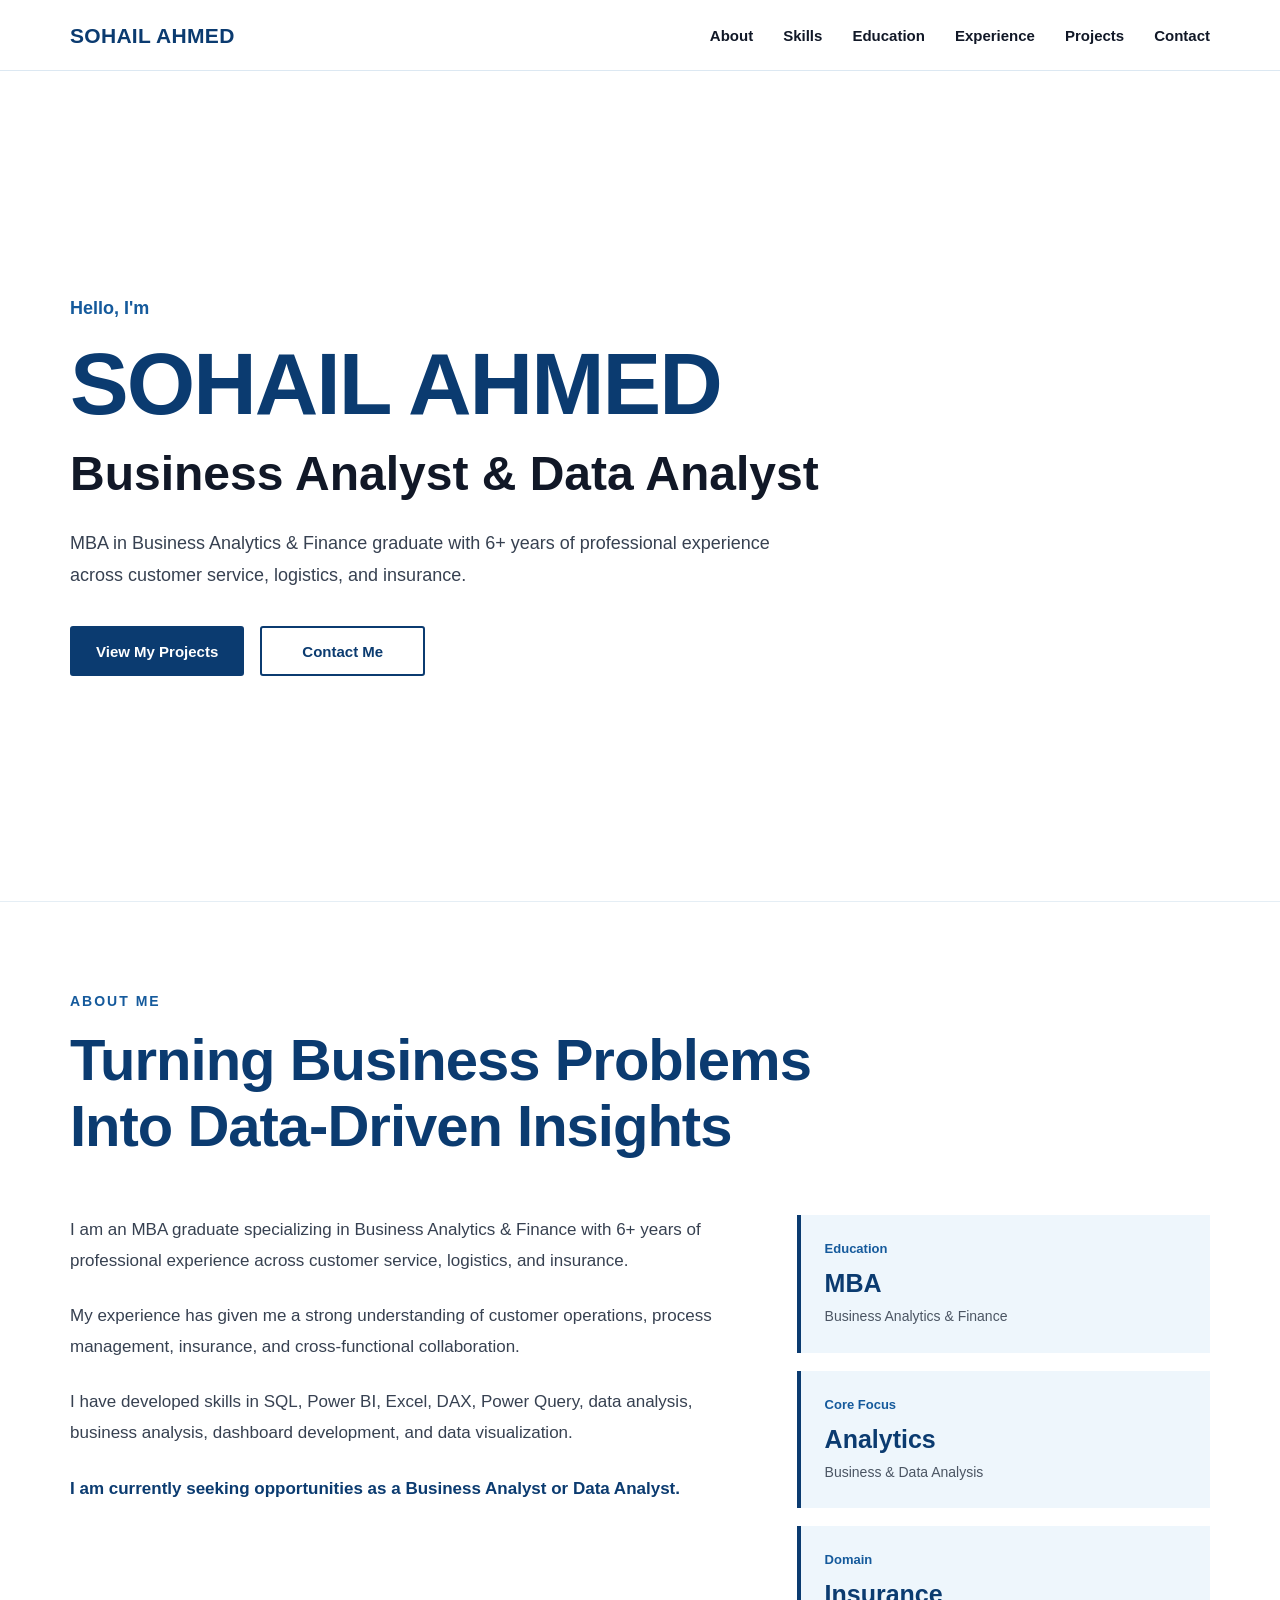
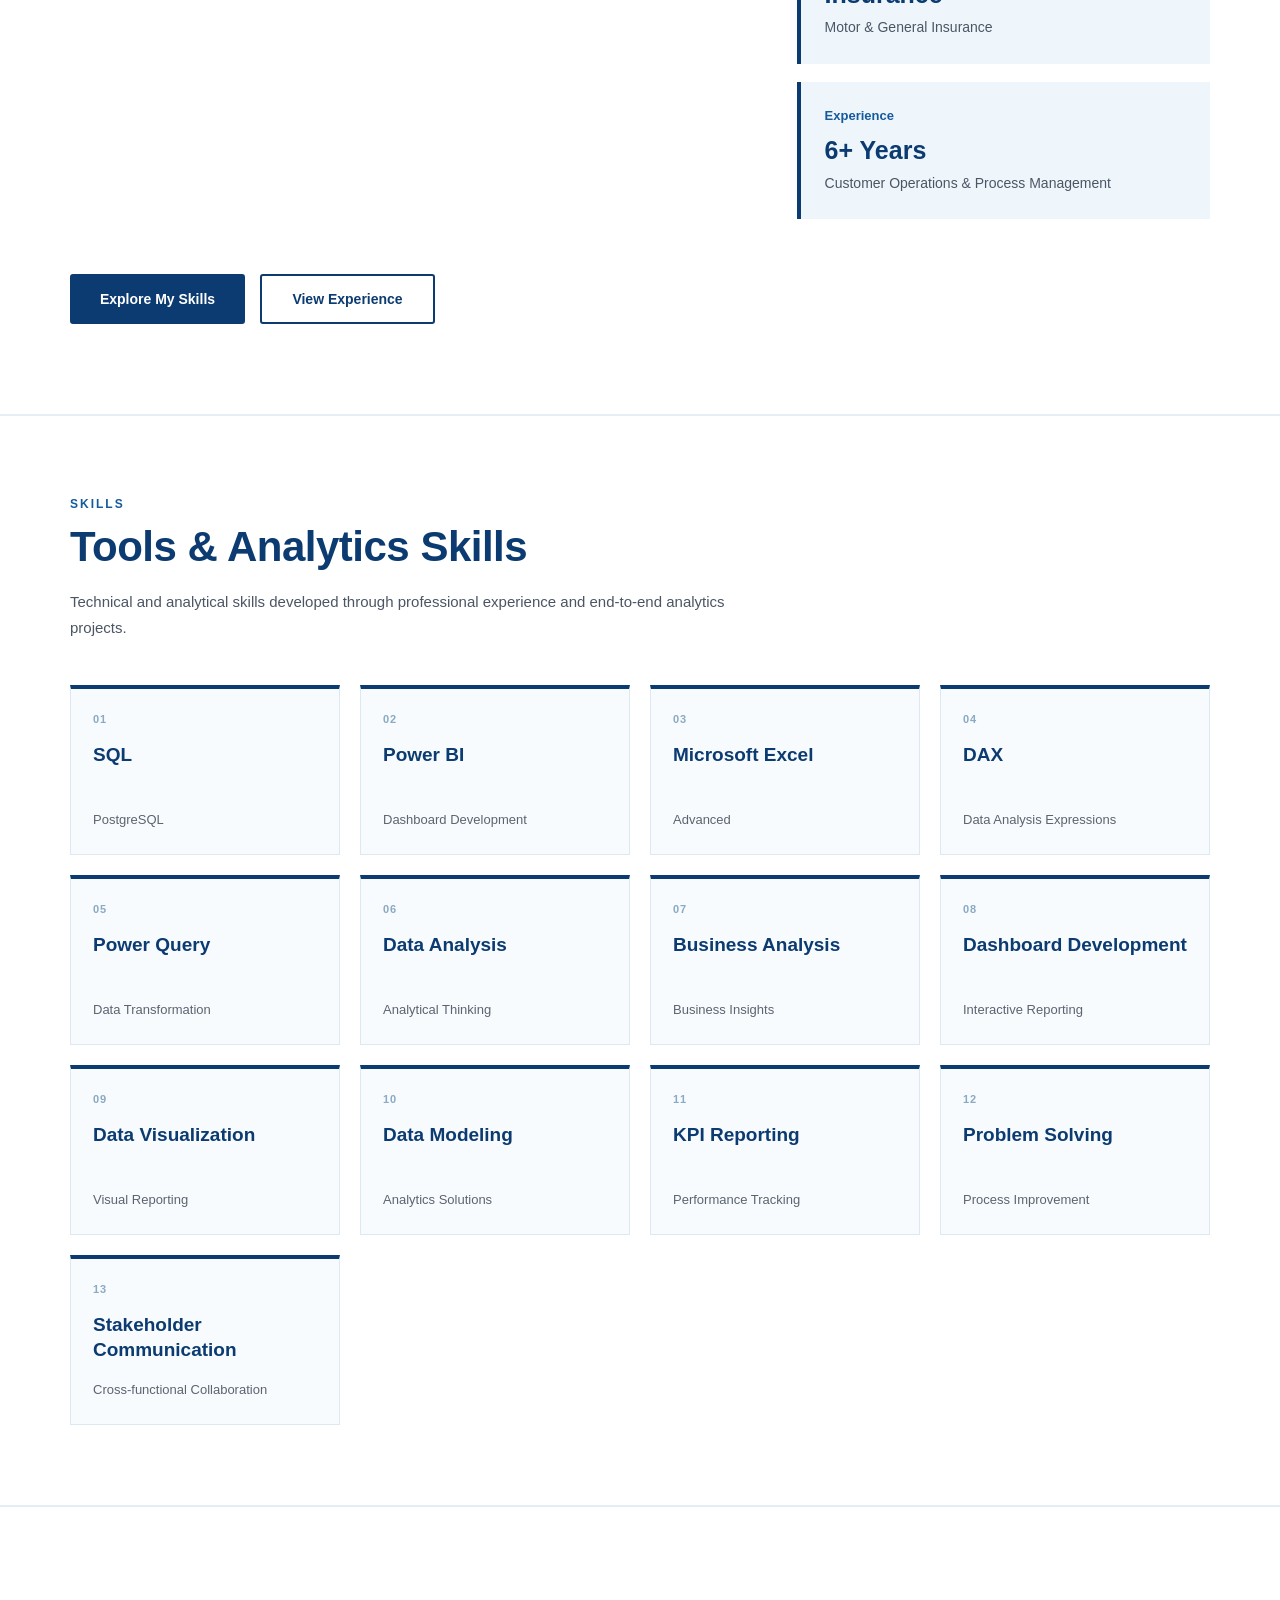
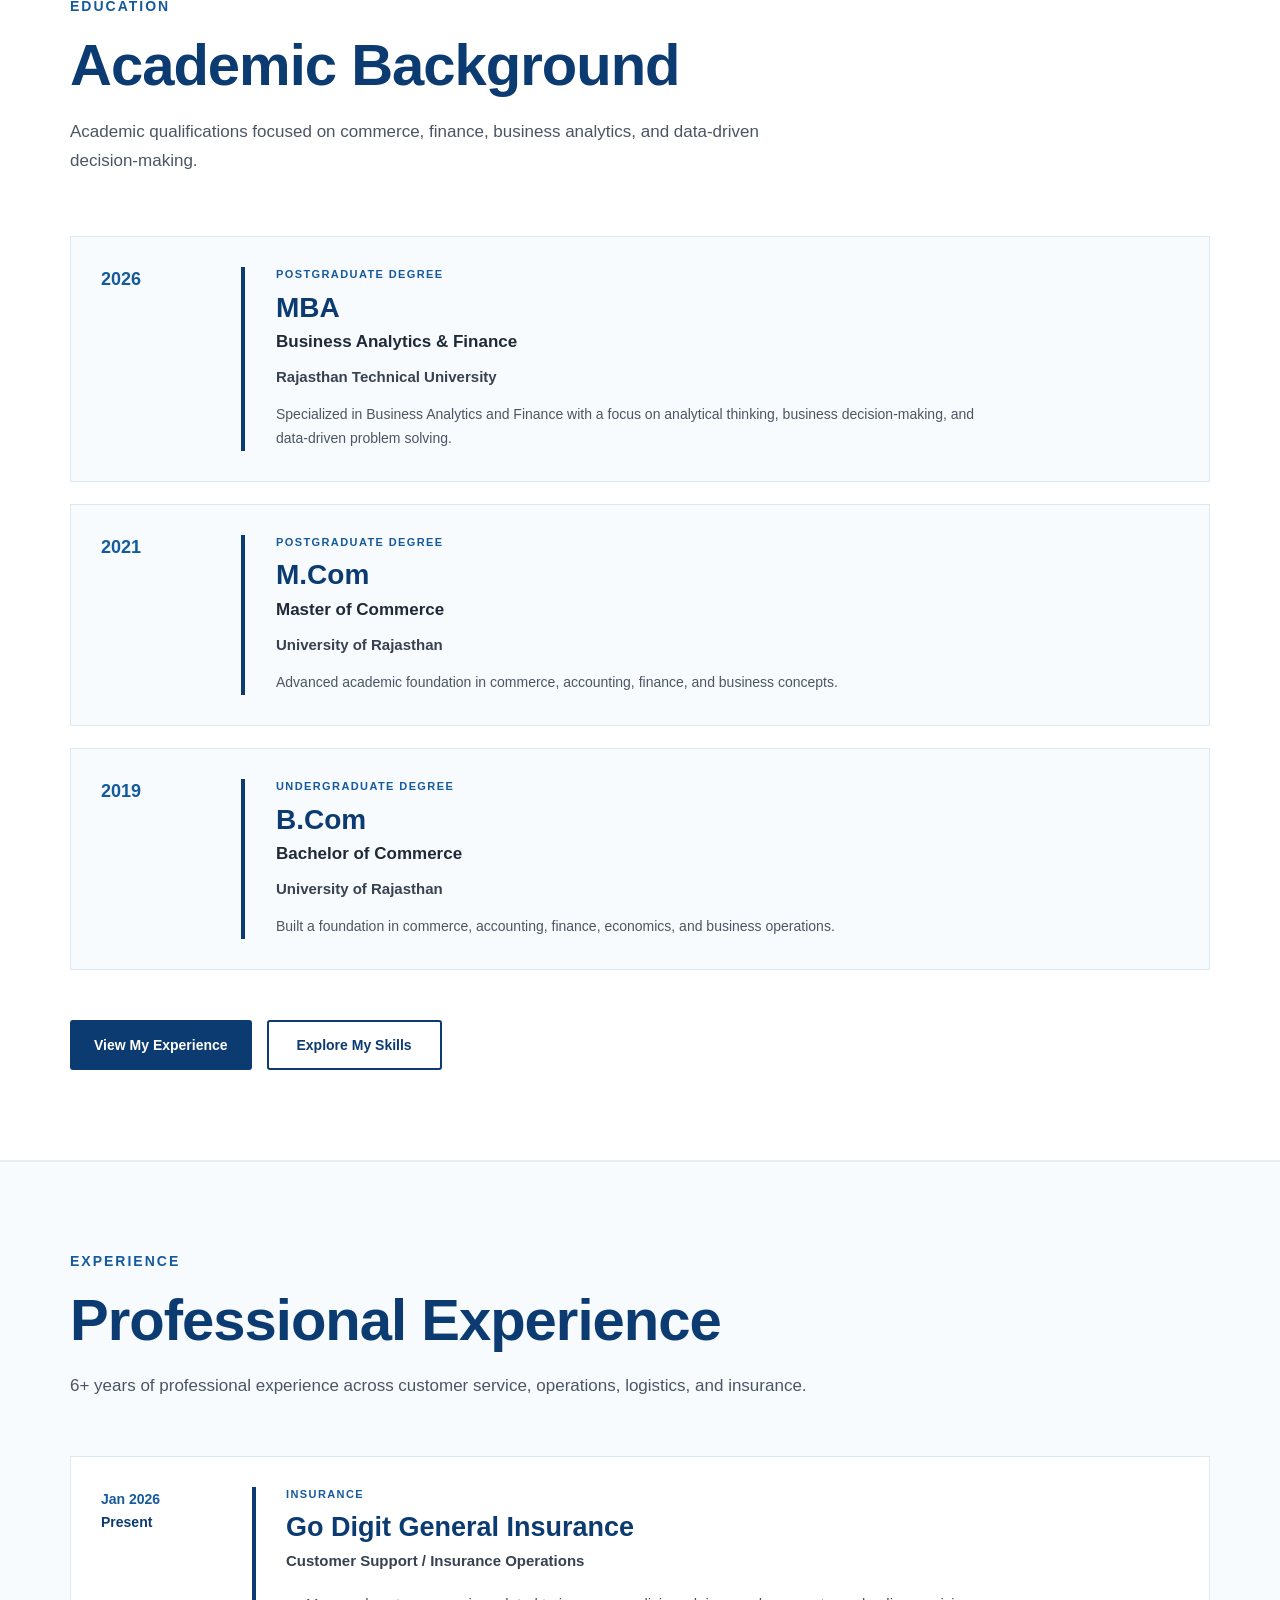
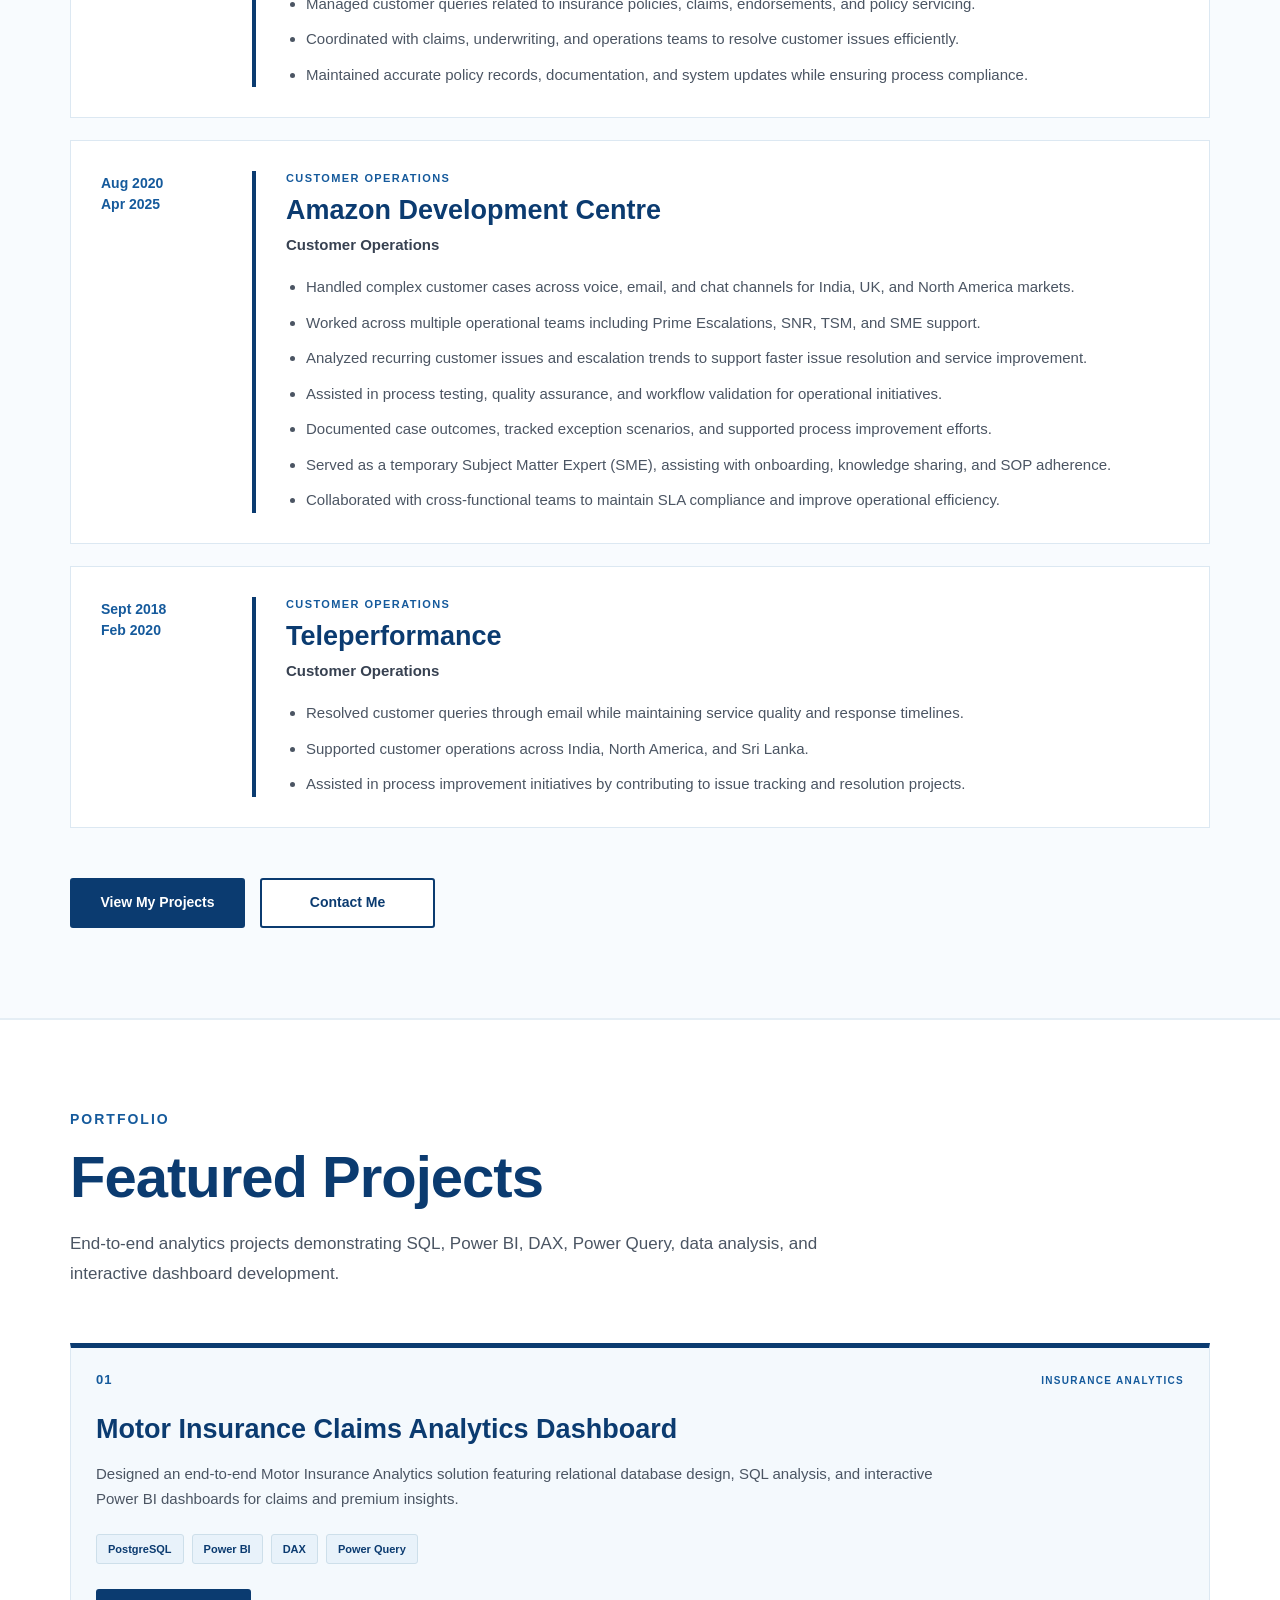
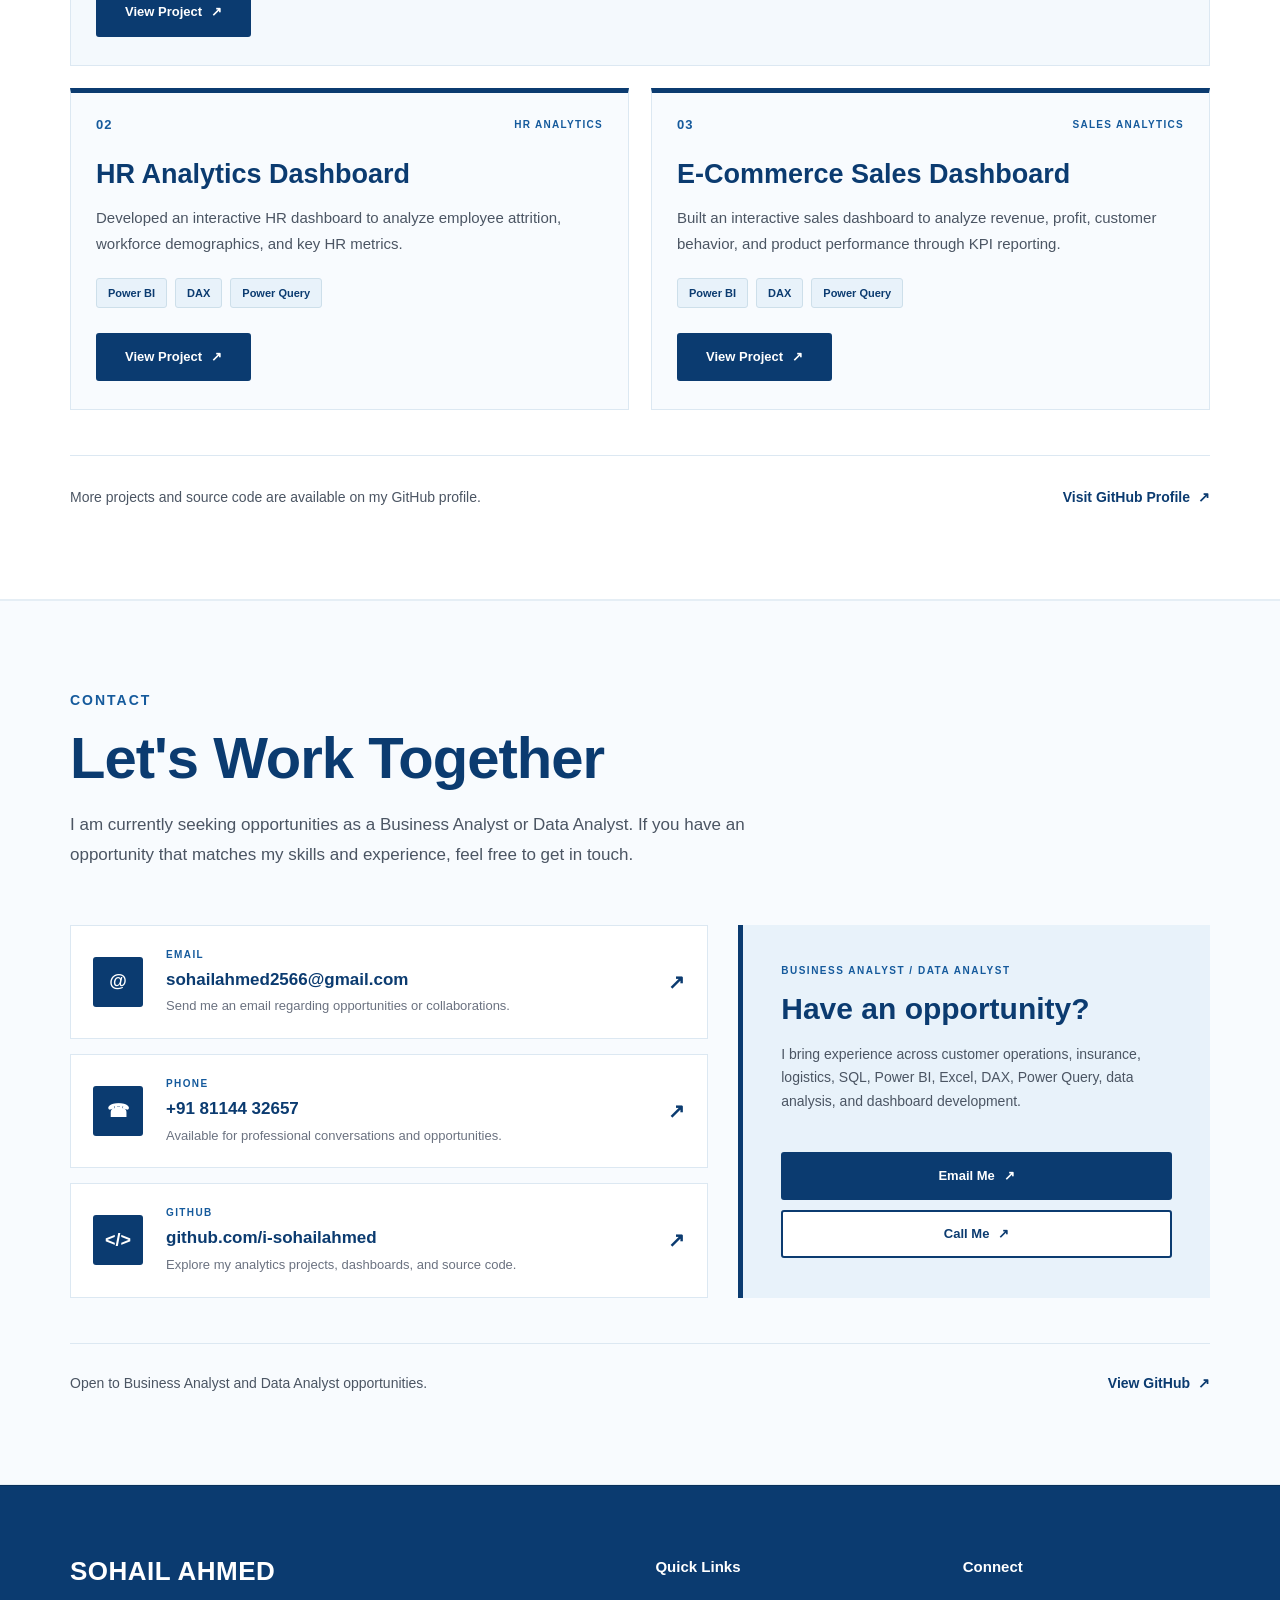
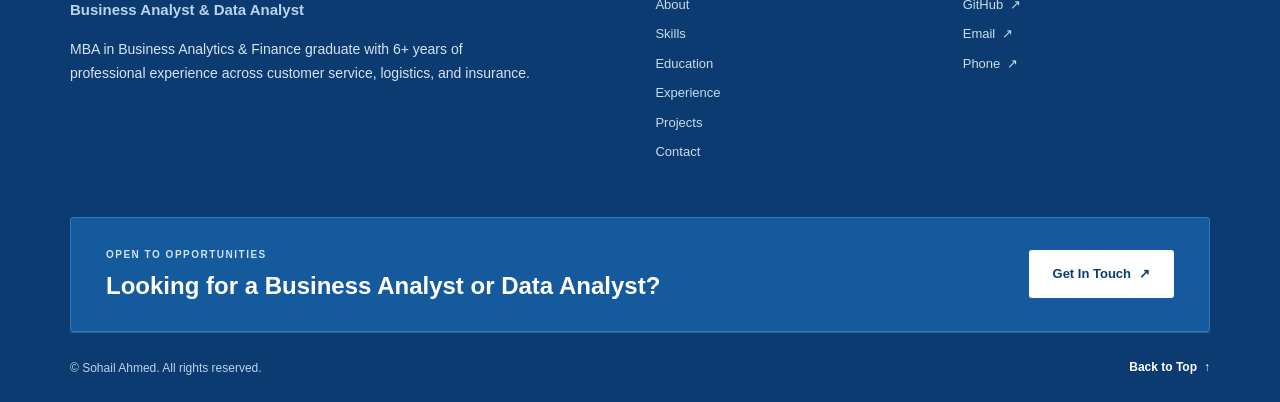
<file: index.html>
<!DOCTYPE html>
<html lang="en">

<head>

    <!-- =====================================================
         BASIC PAGE SETTINGS
         ===================================================== -->

    <meta charset="UTF-8">

    <meta
        name="viewport"
        content="width=device-width, initial-scale=1.0"
    >

    <meta
        name="description"
        content="Sohail Ahmed - Business Analyst and Data Analyst Portfolio"
    >

    <meta
        name="author"
        content="Sohail Ahmed"
    >

    <meta
        name="theme-color"
        content="#0b3b70"
    >

    <title>
        Sohail Ahmed | Business Analyst & Data Analyst
    </title>


    <!-- =====================================================
         SECTION CSS FILES
         ===================================================== -->

    <link rel="stylesheet" href="css/main.css">

    <link rel="stylesheet" href="css/navbar.css">

    <link rel="stylesheet" href="css/hero.css">

    <link rel="stylesheet" href="css/about.css">

    <link rel="stylesheet" href="css/skills.css">

    <link rel="stylesheet" href="css/education.css">

    <link rel="stylesheet" href="css/experience.css">

    <link rel="stylesheet" href="css/projects.css">

    <link rel="stylesheet" href="css/contact.css">

    <link rel="stylesheet" href="css/footer.css">

</head>


<body>

    <!-- =====================================================
         WEBSITE ROOT

         JavaScript will load:

         navbar.html
         hero.html
         about.html
         skills.html
         education.html
         experience.html
         projects.html
         contact.html
         footer.html

         into this element.
         ===================================================== -->

    <main id="page">

        <!-- Loading message shown briefly while sections load -->

        <div id="loading-screen">

            <p>Loading portfolio...</p>

        </div>

    </main>


    <!-- =====================================================
         MAIN JAVASCRIPT
         ===================================================== -->

    <script
        src="js/main.js"
        defer
    ></script>

</body>

</html>
</file>
<file: css/main.css>
/* =========================================================
   MAIN WEBSITE FOUNDATION
   Sohail Ahmed Portfolio
   ========================================================= */


/* =========================================================
   RESET
   ========================================================= */

* {
    margin: 0;
    padding: 0;
    box-sizing: border-box;
}


/* =========================================================
   HTML
   ========================================================= */

html {
    width: 100%;
    min-height: 100%;

    scroll-behavior: smooth;

    scroll-padding-top: 80px;

    overflow-x: hidden;
}


/* =========================================================
   BODY
   ========================================================= */

body {
    width: 100%;
    min-height: 100vh;

    font-family:
        Arial,
        Helvetica,
        sans-serif;

    background: #ffffff;

    color: #1f2937;

    line-height: 1.6;

    overflow-x: hidden;

    -webkit-font-smoothing: antialiased;

    text-rendering: optimizeLegibility;
}


/* =========================================================
   ROOT PAGE
   ========================================================= */

#page {
    width: 100%;
    min-height: 100vh;

    margin: 0;
    padding: 0;

    overflow-x: hidden;
}


/* =========================================================
   LOADING SCREEN
   ========================================================= */

#loading-screen {
    width: 100%;
    min-height: 100vh;

    display: flex;

    align-items: center;

    justify-content: center;

    padding: 40px;

    background: #ffffff;

    color: #0b3b70;

    text-align: center;
}

#loading-screen p {
    font-size: 18px;

    font-weight: 600;
}


/* =========================================================
   IMAGES
   ========================================================= */

img {
    display: block;

    max-width: 100%;

    height: auto;
}


/* =========================================================
   LINKS
   ========================================================= */

a {
    color: inherit;

    text-decoration: none;
}


/* =========================================================
   BUTTONS
   ========================================================= */

button,
a {
    -webkit-tap-highlight-color: transparent;
}


/* =========================================================
   BUTTON BASE
   ========================================================= */

button {
    font-family: inherit;
}


/* =========================================================
   SECTIONS
   ========================================================= */

section {
    width: 100%;

    position: relative;
}


/* =========================================================
   COMMON CONTAINER
   ========================================================= */

.container {
    width: 100%;

    max-width: 1200px;

    margin-left: auto;
    margin-right: auto;

    padding-left: 30px;
    padding-right: 30px;
}


/* =========================================================
   COMMON SECTION HEADING
   ========================================================= */

.section-heading {
    width: 100%;

    margin-bottom: 50px;
}

.section-label {
    margin-bottom: 10px;

    color: #155a9c;

    font-size: 13px;

    font-weight: 700;

    letter-spacing: 2px;

    text-transform: uppercase;
}

.section-heading h2 {
    color: #0b3b70;

    font-size: 42px;

    line-height: 1.2;

    font-weight: 700;
}


/* =========================================================
   COMMON BUTTON SYSTEM
   ========================================================= */

.btn {
    display: inline-flex;

    align-items: center;

    justify-content: center;

    min-height: 50px;

    padding: 0 25px;

    border-radius: 3px;

    border: 2px solid transparent;

    font-size: 15px;

    font-weight: 700;

    line-height: 1;

    cursor: pointer;

    transition:
        background-color 0.2s ease,
        color 0.2s ease,
        border-color 0.2s ease,
        transform 0.2s ease;
}

.btn:hover {
    transform: translateY(-2px);
}

.btn:active {
    transform: translateY(0);
}


/* Primary button */

.btn-primary {
    background: #0b3b70;

    color: #ffffff;

    border-color: #0b3b70;
}

.btn-primary:hover {
    background: #082d55;

    border-color: #082d55;

    color: #ffffff;
}


/* Secondary button */

.btn-secondary {
    background: #ffffff;

    color: #0b3b70;

    border-color: #0b3b70;
}

.btn-secondary:hover {
    background: #0b3b70;

    color: #ffffff;
}


/* =========================================================
   FOCUS ACCESSIBILITY
   ========================================================= */

a:focus-visible,
button:focus-visible {
    outline: 3px solid #7db4e6;

    outline-offset: 3px;
}


/* =========================================================
   PREVENT HORIZONTAL OVERFLOW
   ========================================================= */

html,
body,
#page {
    max-width: 100%;
}


/* =========================================================
   TABLETS
   ========================================================= */

@media (max-width: 900px) {

    .container {
        padding-left: 25px;

        padding-right: 25px;
    }

    .section-heading h2 {
        font-size: 36px;
    }

}


/* =========================================================
   PHONES
   ========================================================= */

@media (max-width: 768px) {

    html {
        scroll-padding-top: 70px;
    }


    body {
        font-size: 15px;
    }


    .container {
        width: 100%;

        padding-left: 20px;

        padding-right: 20px;
    }


    .section-heading {
        margin-bottom: 35px;
    }


    .section-label {
        font-size: 11px;

        letter-spacing: 1.5px;
    }


    .section-heading h2 {
        font-size: 30px;

        line-height: 1.25;
    }


    .btn {
        min-height: 48px;

        padding-left: 18px;

        padding-right: 18px;

        font-size: 14px;
    }

}


/* =========================================================
   SMALL PHONES
   ========================================================= */

@media (max-width: 480px) {

    .container {
        padding-left: 16px;

        padding-right: 16px;
    }


    .section-heading h2 {
        font-size: 28px;
    }


    .btn {
        width: 100%;
    }

}


/* =========================================================
   VERY SMALL PHONES
   ========================================================= */

@media (max-width: 360px) {

    .container {
        padding-left: 14px;

        padding-right: 14px;
    }


    .section-heading h2 {
        font-size: 25px;
    }

}


/* =========================================================
   REDUCE MOTION FOR USERS WHO REQUEST IT
   ========================================================= */

@media (prefers-reduced-motion: reduce) {

    html {
        scroll-behavior: auto;
    }

    *,
    *::before,
    *::after {
        transition: none !important;

        animation: none !important;
    }

}
</file>
<file: css/navbar.css>
/* =========================================================
   NAVBAR
   Sohail Ahmed Portfolio
   PC + TABLET + PHONE
   ========================================================= */


/* =========================================================
   HEADER
   ========================================================= */

.site-header {
    width: 100%;

    position: relative;

    z-index: 1000;

    background: #ffffff;

    border-bottom: 1px solid #dce8f2;
}


/* =========================================================
   NAVBAR
   ========================================================= */

.navbar {
    width: 100%;

    background: #ffffff;
}


/* =========================================================
   NAVBAR CONTAINER
   ========================================================= */

.navbar-container {
    width: 100%;

    max-width: 1200px;

    min-height: 70px;

    margin: 0 auto;

    padding: 0 30px;

    display: flex;

    align-items: center;

    justify-content: space-between;

    position: relative;
}


/* =========================================================
   LOGO
   ========================================================= */

.navbar-logo {
    display: inline-flex;

    align-items: center;

    flex-shrink: 0;

    color: #0b3b70;

    font-size: 21px;

    font-weight: 800;

    line-height: 1;

    letter-spacing: 0.3px;

    text-decoration: none;

    white-space: nowrap;

    transition:
        color 0.2s ease,
        opacity 0.2s ease;
}


.navbar-logo:hover {
    color: #155a9c;

    opacity: 0.9;
}


/* =========================================================
   NAVIGATION LINKS CONTAINER
   ========================================================= */

.nav-links {
    display: flex;

    align-items: center;

    justify-content: flex-end;

    gap: 30px;

    margin-left: auto;
}


/* =========================================================
   INDIVIDUAL NAVIGATION LINK
   ========================================================= */

.nav-link {
    position: relative;

    display: inline-flex;

    align-items: center;

    justify-content: center;

    min-height: 70px;

    color: #111827;

    font-size: 15px;

    font-weight: 700;

    line-height: 1;

    text-decoration: none;

    white-space: nowrap;

    transition:
        color 0.2s ease;
}


/* =========================================================
   NAVIGATION HOVER UNDERLINE
   ========================================================= */

.nav-link::after {
    content: "";

    position: absolute;

    left: 0;

    bottom: 17px;

    width: 0;

    height: 2px;

    background: #0b3b70;

    transition:
        width 0.2s ease;
}


.nav-link:hover {
    color: #0b3b70;
}


.nav-link:hover::after {
    width: 100%;
}


/* =========================================================
   MOBILE MENU BUTTON
   ========================================================= */

.menu-toggle {
    display: none;

    width: 46px;

    height: 46px;

    padding: 0;

    margin: 0;

    flex-shrink: 0;

    align-items: center;

    justify-content: center;

    flex-direction: column;

    gap: 5px;

    background: #ffffff;

    border: 1px solid #dce8f2;

    border-radius: 4px;

    cursor: pointer;

    -webkit-tap-highlight-color: transparent;

    transition:
        background-color 0.2s ease,
        border-color 0.2s ease;
}


.menu-toggle:hover {
    background: #f5f9fc;

    border-color: #0b3b70;
}


/* =========================================================
   HAMBURGER LINES
   ========================================================= */

.menu-toggle span {
    display: block;

    width: 24px;

    height: 2px;

    background: #0b3b70;

    border-radius: 2px;

    transition:
        transform 0.2s ease,
        opacity 0.2s ease;
}


/* =========================================================
   HAMBURGER -> X
   ========================================================= */

.menu-toggle.active span:nth-child(1) {
    transform:
        translateY(7px)
        rotate(45deg);
}


.menu-toggle.active span:nth-child(2) {
    opacity: 0;
}


.menu-toggle.active span:nth-child(3) {
    transform:
        translateY(-7px)
        rotate(-45deg);
}


/* =========================================================
   TABLET
   ========================================================= */

@media (max-width: 900px) {

    .navbar-container {
        padding-left: 25px;

        padding-right: 25px;
    }


    .nav-links {
        gap: 20px;
    }


    .nav-link {
        font-size: 14px;
    }

}


/* =========================================================
   PHONE NAVIGATION
   ========================================================= */

@media (max-width: 768px) {

    .site-header {
        position: sticky;

        top: 0;

        z-index: 1000;
    }


    .navbar-container {
        min-height: 64px;

        padding:
            0 20px;
    }


    /* -----------------------------------------
       Logo
       ----------------------------------------- */

    .navbar-logo {
        font-size: 18px;
    }


    /* -----------------------------------------
       Show hamburger
       ----------------------------------------- */

    .menu-toggle {
        display: flex;
    }


    /* -----------------------------------------
       Mobile navigation panel
       ----------------------------------------- */

    .nav-links {
        position: absolute;

        top: 100%;

        left: 0;

        right: 0;

        width: 100%;

        margin: 0;

        padding: 10px 20px 18px;

        display: flex;

        flex-direction: column;

        align-items: stretch;

        justify-content: flex-start;

        gap: 0;

        background: #ffffff;

        border-top: 1px solid #dce8f2;

        border-bottom: 1px solid #dce8f2;

        box-shadow:
            0 8px 20px rgba(11, 59, 112, 0.08);

        /*
        Hidden by default
        */

        opacity: 0;

        visibility: hidden;

        pointer-events: none;

        transform: translateY(-8px);

        transition:
            opacity 0.2s ease,
            visibility 0.2s ease,
            transform 0.2s ease;
    }


    /* -----------------------------------------
       Open mobile navigation
       ----------------------------------------- */

    .nav-links.active {
        opacity: 1;

        visibility: visible;

        pointer-events: auto;

        transform: translateY(0);
    }


    /* -----------------------------------------
       Mobile links
       ----------------------------------------- */

    .nav-link {
        width: 100%;

        min-height: 48px;

        justify-content: flex-start;

        padding: 0 5px;

        color: #111827;

        font-size: 16px;

        border-bottom: 1px solid #edf2f7;
    }


    .nav-link:last-child {
        border-bottom: none;
    }


    .nav-link::after {
        display: none;
    }


    .nav-link:hover {
        color: #0b3b70;

        background: #f5f9fc;
    }

}


/* =========================================================
   SMALL PHONES
   ========================================================= */

@media (max-width: 480px) {

    .navbar-container {
        min-height: 60px;

        padding-left: 16px;

        padding-right: 16px;
    }


    .navbar-logo {
        font-size: 17px;
    }


    .menu-toggle {
        width: 44px;

        height: 44px;
    }


    .nav-links {
        padding-left: 16px;

        padding-right: 16px;

        padding-bottom: 14px;
    }


    .nav-link {
        min-height: 46px;

        font-size: 15px;
    }

}


/* =========================================================
   VERY SMALL PHONES
   ========================================================= */

@media (max-width: 360px) {

    .navbar-container {
        padding-left: 13px;

        padding-right: 13px;
    }


    .navbar-logo {
        font-size: 16px;
    }


    .menu-toggle {
        width: 42px;

        height: 42px;
    }

}


/* =========================================================
   ACCESSIBILITY
   ========================================================= */

.nav-link:focus-visible,
.navbar-logo:focus-visible,
.menu-toggle:focus-visible {
    outline: 3px solid #7db4e6;

    outline-offset: 3px;
}


/* =========================================================
   REDUCE MOTION
   ========================================================= */

@media (prefers-reduced-motion: reduce) {

    .nav-link,
    .nav-link::after,
    .navbar-logo,
    .menu-toggle,
    .menu-toggle span,
    .nav-links {
        transition: none;
    }

}
</file>
<file: css/hero.css>
/* =========================================================
   HERO SECTION
   Sohail Ahmed Portfolio
   PC + TABLET + PHONE
   ========================================================= */


/* =========================================================
   HERO SECTION
   ========================================================= */

.hero {
    width: 100%;

    min-height: calc(100vh - 70px);

    display: flex;

    align-items: center;

    background: #ffffff;

    overflow: hidden;
}


/* =========================================================
   HERO CONTAINER
   ========================================================= */

.hero-container {
    width: 100%;

    max-width: 1200px;

    min-height: calc(100vh - 70px);

    margin: 0 auto;

    padding:
        80px 30px;

    display: flex;

    align-items: center;
}


/* =========================================================
   HERO CONTENT
   ========================================================= */

.hero-content {
    width: 100%;

    max-width: 900px;
}


/* =========================================================
   INTRODUCTION
   ========================================================= */

.hero-intro {
    margin-bottom: 20px;

    color: #155a9c;

    font-size: 18px;

    font-weight: 700;

    line-height: 1.4;
}


/* =========================================================
   MAIN NAME
   ========================================================= */

.hero h1 {
    margin: 0 0 18px;

    color: #0b3b70;

    font-size: clamp(
        56px,
        7vw,
        88px
    );

    font-weight: 800;

    line-height: 0.98;

    letter-spacing: -2px;
}


/* =========================================================
   PROFESSIONAL TITLE
   ========================================================= */

.hero-title {
    margin: 0 0 25px;

    color: #111827;

    font-size: clamp(
        30px,
        4vw,
        48px
    );

    font-weight: 700;

    line-height: 1.2;
}


/* =========================================================
   DESCRIPTION
   ========================================================= */

.hero-description {
    width: 100%;

    max-width: 720px;

    margin: 0 0 35px;

    color: #374151;

    font-size: 18px;

    line-height: 1.75;
}


/* =========================================================
   HERO BUTTON CONTAINER
   ========================================================= */

.hero-actions {
    display: flex;

    align-items: center;

    flex-wrap: wrap;

    gap: 16px;
}


/* =========================================================
   HERO BUTTONS
   ========================================================= */

.hero-btn {
    min-width: 165px;

    min-height: 50px;

    padding:
        0 24px;

    text-align: center;
}


/* =========================================================
   TABLET
   ========================================================= */

@media (max-width: 900px) {

    .hero {
        min-height: auto;
    }


    .hero-container {
        min-height: auto;

        padding:
            90px 25px;
    }


    .hero-content {
        max-width: 800px;
    }


    .hero-intro {
        font-size: 17px;

        margin-bottom: 16px;
    }


    .hero h1 {
        font-size: clamp(
            48px,
            8vw,
            70px
        );

        letter-spacing: -1.5px;
    }


    .hero-title {
        font-size: 34px;
    }


    .hero-description {
        max-width: 650px;

        font-size: 17px;
    }

}


/* =========================================================
   PHONE
   ========================================================= */

@media (max-width: 768px) {

    .hero {
        width: 100%;

        min-height: auto;

        display: block;
    }


    .hero-container {
        width: 100%;

        min-height: auto;

        padding:
            70px 20px 75px;

        display: block;
    }


    .hero-content {
        width: 100%;

        max-width: 100%;
    }


    /* -----------------------------------------
       Introduction
       ----------------------------------------- */

    .hero-intro {
        margin-bottom: 15px;

        font-size: 16px;

        line-height: 1.4;
    }


    /* -----------------------------------------
       Name
       ----------------------------------------- */

    .hero h1 {
        width: 100%;

        margin-bottom: 18px;

        font-size: clamp(
            42px,
            12vw,
            60px
        );

        line-height: 1;

        letter-spacing: -1px;

        overflow-wrap: break-word;
    }


    /* -----------------------------------------
       Professional title
       ----------------------------------------- */

    .hero-title {
        width: 100%;

        margin-bottom: 22px;

        font-size: clamp(
            25px,
            7vw,
            34px
        );

        line-height: 1.25;
    }


    /* -----------------------------------------
       Description
       ----------------------------------------- */

    .hero-description {
        width: 100%;

        max-width: 100%;

        margin-bottom: 30px;

        font-size: 16px;

        line-height: 1.7;
    }


    /* -----------------------------------------
       Buttons
       ----------------------------------------- */

    .hero-actions {
        width: 100%;

        display: flex;

        flex-direction: row;

        align-items: stretch;

        gap: 12px;
    }


    .hero-btn {
        flex: 1;

        min-width: 0;

        min-height: 50px;

        padding:
            0 14px;

        font-size: 14px;
    }

}


/* =========================================================
   SMALL PHONES
   ========================================================= */

@media (max-width: 480px) {

    .hero-container {
        padding:
            60px 16px 65px;
    }


    .hero-intro {
        font-size: 15px;

        margin-bottom: 14px;
    }


    .hero h1 {
        font-size: 44px;

        line-height: 1;

        letter-spacing: -1px;
    }


    .hero-title {
        font-size: 25px;

        line-height: 1.25;

        margin-bottom: 20px;
    }


    .hero-description {
        font-size: 15px;

        line-height: 1.65;

        margin-bottom: 28px;
    }


    .hero-actions {
        gap: 10px;
    }


    .hero-btn {
        min-height: 48px;

        padding:
            0 10px;

        font-size: 13px;
    }

}


/* =========================================================
   VERY SMALL PHONES
   ========================================================= */

@media (max-width: 360px) {

    .hero-container {
        padding:
            50px 14px 60px;
    }


    .hero h1 {
        font-size: 39px;
    }


    .hero-title {
        font-size: 22px;
    }


    .hero-description {
        font-size: 14px;
    }


    .hero-actions {
        flex-direction: column;

        width: 100%;
    }


    .hero-btn {
        width: 100%;

        flex: none;
    }

}


/* =========================================================
   ACCESSIBILITY
   ========================================================= */

.hero-btn:focus-visible {
    outline: 3px solid #7db4e6;

    outline-offset: 3px;
}


/* =========================================================
   REDUCE MOTION
   ========================================================= */

@media (prefers-reduced-motion: reduce) {

    .hero-btn {
        transition: none;
    }

}
</file>
<file: css/about.css>
/* =========================================================
   ABOUT SECTION
   Sohail Ahmed Portfolio
   PC + TABLET + PHONE FRIENDLY
   ========================================================= */


/* =========================================================
   ABOUT SECTION
   ========================================================= */

.about {
    width: 100%;

    background: #ffffff;

    border-top: 1px solid #e5eef5;

    border-bottom: 1px solid #e5eef5;

    overflow: hidden;
}


/* =========================================================
   ABOUT CONTAINER
   ========================================================= */

.about-container {
    width: 100%;

    max-width: 1200px;

    margin: 0 auto;

    padding:
        90px 30px;
}


/* =========================================================
   SECTION HEADING
   ========================================================= */

.about-heading {
    width: 100%;

    max-width: 850px;

    margin-bottom: 55px;
}


/* =========================================================
   SECTION LABEL
   ========================================================= */

.about .section-label {
    margin: 0 0 15px;

    color: #155a9c;

    font-size: 14px;

    font-weight: 800;

    letter-spacing: 2px;

    line-height: 1.4;
}


/* =========================================================
   ABOUT HEADING
   ========================================================= */

.about-heading h2 {
    margin: 0;

    color: #0b3b70;

    font-size: clamp(
        38px,
        5vw,
        58px
    );

    font-weight: 800;

    line-height: 1.15;

    letter-spacing: -1px;
}


/* =========================================================
   ABOUT CONTENT
   ========================================================= */

.about-content {
    width: 100%;

    display: grid;

    grid-template-columns:
        minmax(0, 1.35fr)
        minmax(300px, 0.85fr);

    gap: 70px;

    align-items: start;
}


/* =========================================================
   ABOUT TEXT
   ========================================================= */

.about-text {
    width: 100%;

    max-width: 700px;
}


.about-text p {
    margin: 0 0 25px;

    color: #374151;

    font-size: 17px;

    line-height: 1.8;
}


.about-text p:last-child {
    margin-bottom: 0;

    color: #0b3b70;

    font-weight: 700;
}


/* =========================================================
   HIGHLIGHT CARDS
   ========================================================= */

.about-highlights {
    width: 100%;

    display: grid;

    grid-template-columns: 1fr;

    gap: 18px;
}


/* =========================================================
   ABOUT CARD
   ========================================================= */

.about-card {
    width: 100%;

    box-sizing: border-box;

    padding: 25px 24px;

    background: #eef6fc;

    border-left: 4px solid #0b3b70;

    transition:
        transform 0.2s ease,
        box-shadow 0.2s ease;
}


.about-card:hover {
    transform: translateY(-3px);

    box-shadow:
        0 8px 20px rgba(
            11,
            59,
            112,
            0.08
        );
}


/* =========================================================
   CARD LABEL
   ========================================================= */

.about-card-label {
    margin: 0 0 10px;

    color: #155a9c;

    font-size: 13px;

    font-weight: 700;

    line-height: 1.4;
}


/* =========================================================
   CARD TITLE
   ========================================================= */

.about-card h3 {
    margin: 0 0 7px;

    color: #0b3b70;

    font-size: 25px;

    font-weight: 800;

    line-height: 1.2;
}


/* =========================================================
   CARD DESCRIPTION
   ========================================================= */

.about-card > p:last-child {
    margin: 0;

    color: #4b5563;

    font-size: 14px;

    line-height: 1.6;
}


/* =========================================================
   ABOUT BUTTONS
   ========================================================= */

.about-actions {
    margin-top: 55px;

    display: flex;

    align-items: center;

    flex-wrap: wrap;

    gap: 15px;
}


.about-btn {
    min-width: 175px;

    min-height: 50px;

    box-sizing: border-box;

    padding:
        0 22px;

    display: inline-flex;

    align-items: center;

    justify-content: center;

    text-decoration: none;

    font-size: 14px;

    font-weight: 700;

    border-radius: 3px;

    transition:
        background-color 0.2s ease,
        color 0.2s ease,
        transform 0.2s ease;
}


/* =========================================================
   PRIMARY BUTTON
   ========================================================= */

.about-btn-primary {
    color: #ffffff;

    background: #0b3b70;

    border: 2px solid #0b3b70;
}


.about-btn-primary:hover {
    background: #155a9c;

    border-color: #155a9c;

    transform: translateY(-2px);
}


/* =========================================================
   SECONDARY BUTTON
   ========================================================= */

.about-btn-secondary {
    color: #0b3b70;

    background: #ffffff;

    border: 2px solid #0b3b70;
}


.about-btn-secondary:hover {
    color: #ffffff;

    background: #0b3b70;

    transform: translateY(-2px);
}


/* =========================================================
   TABLET
   ========================================================= */

@media (max-width: 900px) {

    .about-container {
        padding:
            75px 25px;
    }


    .about-heading {
        margin-bottom: 45px;
    }


    .about-heading h2 {
        font-size: 44px;
    }


    .about-content {
        grid-template-columns: 1fr;

        gap: 45px;
    }


    .about-text {
        max-width: 800px;
    }


    .about-highlights {
        grid-template-columns:
            repeat(2, minmax(0, 1fr));

        gap: 16px;
    }

}


/* =========================================================
   PHONE
   ========================================================= */

@media (max-width: 768px) {

    .about {
        width: 100%;

        overflow: hidden;
    }


    .about-container {
        width: 100%;

        max-width: 100%;

        box-sizing: border-box;

        padding:
            65px 20px 70px;
    }


    /* -----------------------------------------
       Heading
       ----------------------------------------- */

    .about-heading {
        width: 100%;

        max-width: 100%;

        margin-bottom: 35px;
    }


    .about .section-label {
        margin-bottom: 12px;

        font-size: 13px;

        letter-spacing: 1.7px;
    }


    .about-heading h2 {
        width: 100%;

        font-size: clamp(
            32px,
            9vw,
            44px
        );

        line-height: 1.18;

        letter-spacing: -0.5px;

        overflow-wrap: break-word;
    }


    /* -----------------------------------------
       Content
       ----------------------------------------- */

    .about-content {
        width: 100%;

        display: flex;

        flex-direction: column;

        gap: 35px;
    }


    /* -----------------------------------------
       Text
       ----------------------------------------- */

    .about-text {
        width: 100%;

        max-width: 100%;
    }


    .about-text p {
        width: 100%;

        margin-bottom: 22px;

        font-size: 16px;

        line-height: 1.75;

        overflow-wrap: break-word;
    }


    /* -----------------------------------------
       Cards
       ----------------------------------------- */

    .about-highlights {
        width: 100%;

        display: grid;

        grid-template-columns:
            repeat(2, minmax(0, 1fr));

        gap: 14px;
    }


    .about-card {
        width: 100%;

        min-width: 0;

        padding: 20px 16px;
    }


    .about-card-label {
        font-size: 12px;

        margin-bottom: 8px;
    }


    .about-card h3 {
        font-size: 21px;

        line-height: 1.2;

        overflow-wrap: break-word;
    }


    .about-card > p:last-child {
        font-size: 13px;

        line-height: 1.5;

        overflow-wrap: break-word;
    }


    /* -----------------------------------------
       Buttons
       ----------------------------------------- */

    .about-actions {
        width: 100%;

        margin-top: 35px;

        display: flex;

        gap: 12px;
    }


    .about-btn {
        flex: 1;

        min-width: 0;

        min-height: 48px;

        padding:
            0 12px;

        font-size: 13px;

        text-align: center;
    }

}


/* =========================================================
   SMALL PHONES
   ========================================================= */

@media (max-width: 480px) {

    .about-container {
        padding:
            55px 16px 60px;
    }


    .about-heading {
        margin-bottom: 30px;
    }


    .about-heading h2 {
        font-size: 32px;

        line-height: 1.2;
    }


    .about-text p {
        font-size: 15px;

        line-height: 1.7;
    }


    .about-highlights {
        grid-template-columns: 1fr;

        gap: 12px;
    }


    .about-card {
        padding:
            19px 16px;
    }


    .about-card h3 {
        font-size: 20px;
    }


    .about-card > p:last-child {
        font-size: 13px;
    }


    .about-actions {
        flex-direction: column;

        width: 100%;

        gap: 10px;
    }


    .about-btn {
        width: 100%;

        flex: none;
    }

}


/* =========================================================
   VERY SMALL PHONES
   ========================================================= */

@media (max-width: 360px) {

    .about-container {
        padding:
            50px 14px 55px;
    }


    .about-heading h2 {
        font-size: 29px;
    }


    .about-text p {
        font-size: 14px;
    }


    .about-card h3 {
        font-size: 19px;
    }

}


/* =========================================================
   ACCESSIBILITY
   ========================================================= */

.about-btn:focus-visible {
    outline: 3px solid #7db4e6;

    outline-offset: 3px;
}


/* =========================================================
   REDUCE MOTION
   ========================================================= */

@media (prefers-reduced-motion: reduce) {

    .about-card,
    .about-btn {
        transition: none;
    }

}
</file>
<file: css/skills.css>
/* =========================================================
   SOHAIL AHMED PORTFOLIO
   SKILLS SECTION
   PC + TABLET + PHONE FRIENDLY
   ========================================================= */


/* =========================================================
   SKILLS SECTION
   ========================================================= */

.skills {

    width: 100%;

    background: #ffffff;

    border-top: 1px solid #e5eef5;

    border-bottom: 1px solid #e5eef5;

    box-sizing: border-box;

    overflow: hidden;
}


/* =========================================================
   CONTAINER
   ========================================================= */

.skills-container {

    width: 100%;

    max-width: 1200px;

    margin: 0 auto;

    padding:
        80px 30px;

    box-sizing: border-box;
}


/* =========================================================
   SECTION HEADING
   ========================================================= */

.skills .section-heading {

    width: 100%;

    max-width: 750px;

    margin-bottom: 45px;
}


/* =========================================================
   SECTION LABEL
   ========================================================= */

.skills .section-label {

    margin: 0 0 10px;

    color: #155a9c;

    font-size: 12px;

    font-weight: 800;

    letter-spacing: 2px;

    line-height: 1.4;
}


/* =========================================================
   SECTION TITLE
   ========================================================= */

.skills .section-heading h2 {

    margin: 0;

    color: #0b3b70;

    font-size: 42px;

    font-weight: 800;

    line-height: 1.15;

    letter-spacing: -0.5px;
}


/* =========================================================
   INTRODUCTION
   ========================================================= */

.skills-intro {

    max-width: 700px;

    margin: 18px 0 0;

    color: #4b5563;

    font-size: 15px;

    line-height: 1.7;
}


/* =========================================================
   SKILLS GRID
   ========================================================= */

.skills-grid {

    width: 100%;

    display: grid;

    grid-template-columns:
        repeat(4, minmax(0, 1fr));

    gap: 20px;

    box-sizing: border-box;
}


/* =========================================================
   SKILL CARD
   ========================================================= */

.skill-card {

    position: relative;

    width: 100%;

    min-width: 0;

    min-height: 170px;

    padding:
        25px 22px;

    box-sizing: border-box;

    display: flex;

    flex-direction: column;

    justify-content: flex-start;

    background: #f8fbfe;

    border: 1px solid #dce8f2;

    border-top: 4px solid #0b3b70;

    overflow: hidden;

    transition:
        transform 0.2s ease,
        border-color 0.2s ease,
        box-shadow 0.2s ease;
}


/* =========================================================
   CARD HOVER
   ========================================================= */

.skill-card:hover {

    transform: translateY(-4px);

    border-color: #b9d5ed;

    box-shadow:
        0 8px 20px rgba(
            11,
            59,
            112,
            0.08
        );
}


/* =========================================================
   SKILL NUMBER
   ========================================================= */

.skill-number {

    margin-bottom: 18px;

    color: #8aa9c3;

    font-size: 11px;

    font-weight: 800;

    letter-spacing: 1px;

    line-height: 1;
}


/* =========================================================
   SKILL TITLE
   ========================================================= */

.skill-card h3 {

    width: 100%;

    max-width: 100%;

    margin: 0 0 12px;

    color: #0b3b70;

    font-size: 19px;

    font-weight: 800;

    line-height: 1.3;

    overflow-wrap: anywhere;

    word-break: normal;
}


/* =========================================================
   SKILL DESCRIPTION
   ========================================================= */

.skill-card p {

    width: 100%;

    max-width: 100%;

    margin: auto 0 0;

    color: #5b6470;

    font-size: 13px;

    line-height: 1.5;

    overflow-wrap: anywhere;

    word-break: normal;
}


/* =========================================================
   TABLET
   ========================================================= */

@media (max-width: 1000px) {

    .skills-container {

        padding:
            70px 25px;
    }


    .skills-grid {

        grid-template-columns:
            repeat(3, minmax(0, 1fr));

        gap: 18px;
    }


    .skill-card {

        min-height: 160px;

        padding:
            22px 19px;
    }


    .skill-card h3 {

        font-size: 17px;
    }


    .skill-card p {

        font-size: 12px;
    }

}


/* =========================================================
   TABLET / LARGE PHONE
   ========================================================= */

@media (max-width: 768px) {

    .skills {

        width: 100%;

        max-width: 100%;

        overflow: hidden;
    }


    .skills-container {

        width: 100%;

        max-width: 100%;

        padding:
            55px 20px;

        box-sizing: border-box;
    }


    .skills .section-heading {

        width: 100%;

        max-width: 100%;

        margin-bottom: 30px;
    }


    .skills .section-label {

        font-size: 10px;

        letter-spacing: 1.7px;
    }


    .skills .section-heading h2 {

        font-size: 32px;

        line-height: 1.2;

        letter-spacing: -0.3px;
    }


    .skills-intro {

        width: 100%;

        max-width: 100%;

        margin-top: 14px;

        font-size: 13px;

        line-height: 1.65;
    }


    /* -----------------------------------------
       Two columns on phone
       ----------------------------------------- */

    .skills-grid {

        width: 100%;

        max-width: 100%;

        grid-template-columns:
            repeat(2, minmax(0, 1fr));

        gap: 14px;

        box-sizing: border-box;
    }


    .skill-card {

        width: 100%;

        max-width: 100%;

        min-width: 0;

        min-height: 145px;

        padding:
            18px 15px;

        box-sizing: border-box;

        border-top-width: 3px;
    }


    .skill-card:hover {

        transform: none;

        box-shadow: none;
    }


    .skill-number {

        margin-bottom: 13px;

        font-size: 9px;
    }


    .skill-card h3 {

        margin-bottom: 9px;

        font-size: 15px;

        line-height: 1.3;

        overflow-wrap: anywhere;
    }


    .skill-card p {

        font-size: 10px;

        line-height: 1.45;

        overflow-wrap: anywhere;
    }

}


/* =========================================================
   SMALL PHONES
   ========================================================= */

@media (max-width: 480px) {

    .skills-container {

        padding:
            45px 15px;
    }


    .skills .section-heading {

        margin-bottom: 25px;
    }


    .skills .section-label {

        font-size: 9px;

        letter-spacing: 1.5px;

        margin-bottom: 8px;
    }


    .skills .section-heading h2 {

        font-size: 28px;

        line-height: 1.2;
    }


    .skills-intro {

        font-size: 11px;

        line-height: 1.6;
    }


    .skills-grid {

        grid-template-columns:
            repeat(2, minmax(0, 1fr));

        gap: 11px;
    }


    .skill-card {

        min-height: 135px;

        padding:
            16px 12px;
    }


    .skill-number {

        margin-bottom: 11px;

        font-size: 8px;
    }


    .skill-card h3 {

        font-size: 13px;

        line-height: 1.3;

        margin-bottom: 7px;
    }


    .skill-card p {

        font-size: 9px;

        line-height: 1.4;
    }

}


/* =========================================================
   VERY SMALL PHONES
   ========================================================= */

@media (max-width: 360px) {

    .skills-container {

        padding:
            40px 12px;
    }


    .skills .section-heading h2 {

        font-size: 25px;
    }


    .skills-intro {

        font-size: 10px;
    }


    .skills-grid {

        grid-template-columns:
            1fr;

        gap: 10px;
    }


    .skill-card {

        min-height: auto;

        padding:
            18px 15px;
    }


    .skill-number {

        margin-bottom: 10px;
    }


    .skill-card h3 {

        font-size: 15px;
    }


    .skill-card p {

        font-size: 10px;
    }

}


/* =========================================================
   ACCESSIBILITY
   ========================================================= */

@media (prefers-reduced-motion: reduce) {

    .skill-card {

        transition: none;
    }

}
</file>
<file: css/education.css>
/* =========================================================
   EDUCATION SECTION
   Sohail Ahmed Portfolio
   PC + TABLET + PHONE FRIENDLY
   ========================================================= */


/* =========================================================
   SECTION
   ========================================================= */

.education {
    width: 100%;

    background: #ffffff;

    border-top: 1px solid #e5eef5;

    border-bottom: 1px solid #e5eef5;

    overflow: hidden;
}


/* =========================================================
   CONTAINER
   ========================================================= */

.education-container {
    width: 100%;

    max-width: 1200px;

    margin: 0 auto;

    padding:
        90px 30px;
}


/* =========================================================
   HEADING
   ========================================================= */

.education-heading {
    width: 100%;

    max-width: 800px;

    margin-bottom: 60px;
}


/* =========================================================
   SECTION LABEL
   ========================================================= */

.education .section-label {
    margin: 0 0 15px;

    color: #155a9c;

    font-size: 14px;

    font-weight: 800;

    letter-spacing: 2px;

    line-height: 1.4;
}


/* =========================================================
   TITLE
   ========================================================= */

.education-heading h2 {
    margin: 0 0 18px;

    color: #0b3b70;

    font-size: clamp(
        38px,
        5vw,
        58px
    );

    font-weight: 800;

    line-height: 1.15;

    letter-spacing: -1px;
}


/* =========================================================
   INTRO
   ========================================================= */

.education-intro {
    max-width: 700px;

    margin: 0;

    color: #4b5563;

    font-size: 17px;

    line-height: 1.75;
}


/* =========================================================
   EDUCATION LIST
   ========================================================= */

.education-list {
    width: 100%;

    display: flex;

    flex-direction: column;

    gap: 22px;
}


/* =========================================================
   EDUCATION CARD
   ========================================================= */

.education-card {
    width: 100%;

    min-width: 0;

    box-sizing: border-box;

    display: grid;

    grid-template-columns:
        110px
        5px
        minmax(0, 1fr);

    column-gap: 30px;

    padding: 30px;

    background: #f8fbfe;

    border: 1px solid #dce8f2;

    transition:
        transform 0.2s ease,
        box-shadow 0.2s ease;
}


.education-card:hover {
    transform: translateY(-3px);

    box-shadow:
        0 10px 25px rgba(
            11,
            59,
            112,
            0.08
        );
}


/* =========================================================
   YEAR
   ========================================================= */

.education-year {
    display: flex;

    align-items: flex-start;

    justify-content: flex-start;
}


.education-year span {
    color: #155a9c;

    font-size: 18px;

    font-weight: 800;

    line-height: 1.4;
}


/* =========================================================
   TIMELINE LINE
   ========================================================= */

.education-line {
    width: 4px;

    min-height: 100%;

    background: #0b3b70;
}


/* =========================================================
   EDUCATION CONTENT
   ========================================================= */

.education-content {
    width: 100%;

    min-width: 0;
}


/* =========================================================
   DEGREE TYPE
   ========================================================= */

.education-degree-type {
    margin: 0 0 8px;

    color: #155a9c;

    font-size: 11px;

    font-weight: 800;

    letter-spacing: 1.4px;

    line-height: 1.4;
}


/* =========================================================
   DEGREE
   ========================================================= */

.education-content h3 {
    margin: 0 0 6px;

    color: #0b3b70;

    font-size: 28px;

    font-weight: 800;

    line-height: 1.2;
}


/* =========================================================
   SPECIALIZATION
   ========================================================= */

.education-content h4 {
    margin: 0 0 12px;

    color: #1f2937;

    font-size: 17px;

    font-weight: 700;

    line-height: 1.4;
}


/* =========================================================
   INSTITUTION
   ========================================================= */

.education-institution {
    margin: 0 0 15px;

    color: #374151;

    font-size: 15px;

    font-weight: 700;

    line-height: 1.5;
}


/* =========================================================
   DESCRIPTION
   ========================================================= */

.education-description {
    max-width: 700px;

    margin: 0;

    color: #4b5563;

    font-size: 14px;

    line-height: 1.7;
}


/* =========================================================
   ACTIONS
   ========================================================= */

.education-actions {
    width: 100%;

    margin-top: 50px;

    display: flex;

    align-items: center;

    flex-wrap: wrap;

    gap: 15px;
}


/* =========================================================
   BUTTON
   ========================================================= */

.education-btn {
    min-width: 175px;

    min-height: 50px;

    box-sizing: border-box;

    padding:
        0 22px;

    display: inline-flex;

    align-items: center;

    justify-content: center;

    border-radius: 3px;

    font-size: 14px;

    font-weight: 700;

    text-decoration: none;

    transition:
        background-color 0.2s ease,
        color 0.2s ease,
        border-color 0.2s ease,
        transform 0.2s ease;
}


/* =========================================================
   PRIMARY BUTTON
   ========================================================= */

.education-btn-primary {
    color: #ffffff;

    background: #0b3b70;

    border: 2px solid #0b3b70;
}


.education-btn-primary:hover {
    color: #ffffff;

    background: #155a9c;

    border-color: #155a9c;

    transform: translateY(-2px);
}


/* =========================================================
   SECONDARY BUTTON
   ========================================================= */

.education-btn-secondary {
    color: #0b3b70;

    background: #ffffff;

    border: 2px solid #0b3b70;
}


.education-btn-secondary:hover {
    color: #ffffff;

    background: #0b3b70;

    transform: translateY(-2px);
}


/* =========================================================
   TABLET
   ========================================================= */

@media (max-width: 900px) {

    .education-container {
        padding:
            75px 25px;
    }


    .education-heading {
        margin-bottom: 45px;
    }


    .education-heading h2 {
        font-size: 44px;
    }


    .education-card {
        grid-template-columns:
            90px
            4px
            minmax(0, 1fr);

        column-gap: 22px;

        padding: 25px;
    }


    .education-content h3 {
        font-size: 25px;
    }

}


/* =========================================================
   PHONE
   ========================================================= */

@media (max-width: 768px) {

    .education {
        width: 100%;

        overflow: hidden;
    }


    .education-container {
        width: 100%;

        max-width: 100%;

        box-sizing: border-box;

        padding:
            65px 20px 70px;
    }


    /* -----------------------------------------
       Heading
       ----------------------------------------- */

    .education-heading {
        width: 100%;

        max-width: 100%;

        margin-bottom: 38px;
    }


    .education .section-label {
        font-size: 13px;

        letter-spacing: 1.7px;
    }


    .education-heading h2 {
        width: 100%;

        font-size: clamp(
            32px,
            9vw,
            44px
        );

        line-height: 1.18;

        letter-spacing: -0.5px;

        overflow-wrap: break-word;
    }


    .education-intro {
        width: 100%;

        font-size: 16px;

        line-height: 1.7;
    }


    /* -----------------------------------------
       Education list
       ----------------------------------------- */

    .education-list {
        width: 100%;

        gap: 15px;
    }


    /* -----------------------------------------
       Education card
       ----------------------------------------- */

    .education-card {
        width: 100%;

        max-width: 100%;

        min-width: 0;

        box-sizing: border-box;

        display: grid;

        grid-template-columns:
            65px
            3px
            minmax(0, 1fr);

        column-gap: 15px;

        padding:
            22px 17px;
    }


    /* -----------------------------------------
       Year
       ----------------------------------------- */

    .education-year {
        width: 100%;

        min-width: 0;
    }


    .education-year span {
        font-size: 15px;

        line-height: 1.4;

        overflow-wrap: break-word;
    }


    /* -----------------------------------------
       Timeline
       ----------------------------------------- */

    .education-line {
        width: 3px;

        min-height: 100%;
    }


    /* -----------------------------------------
       Content
       ----------------------------------------- */

    .education-content {
        width: 100%;

        min-width: 0;
    }


    .education-degree-type {
        font-size: 9px;

        letter-spacing: 1px;

        margin-bottom: 7px;
    }


    .education-content h3 {
        font-size: 22px;

        line-height: 1.2;

        margin-bottom: 5px;

        overflow-wrap: break-word;
    }


    .education-content h4 {
        font-size: 14px;

        line-height: 1.4;

        margin-bottom: 10px;

        overflow-wrap: break-word;
    }


    .education-institution {
        font-size: 13px;

        line-height: 1.5;

        margin-bottom: 11px;

        overflow-wrap: break-word;
    }


    .education-description {
        width: 100%;

        max-width: 100%;

        font-size: 13px;

        line-height: 1.6;

        overflow-wrap: break-word;
    }


    /* -----------------------------------------
       Buttons
       ----------------------------------------- */

    .education-actions {
        width: 100%;

        margin-top: 35px;

        display: flex;

        flex-direction: column;

        gap: 10px;
    }


    .education-btn {
        width: 100%;

        min-width: 0;

        min-height: 48px;
    }

}


/* =========================================================
   SMALL PHONES
   ========================================================= */

@media (max-width: 480px) {

    .education-container {
        padding:
            55px 16px 60px;
    }


    .education-heading {
        margin-bottom: 32px;
    }


    .education-heading h2 {
        font-size: 32px;

        line-height: 1.2;
    }


    .education-intro {
        font-size: 15px;

        line-height: 1.65;
    }


    .education-card {
        grid-template-columns:
            58px
            3px
            minmax(0, 1fr);

        column-gap: 12px;

        padding:
            19px 14px;
    }


    .education-year span {
        font-size: 13px;
    }


    .education-degree-type {
        font-size: 8px;

        letter-spacing: 0.8px;
    }


    .education-content h3 {
        font-size: 20px;
    }


    .education-content h4 {
        font-size: 13px;
    }


    .education-institution {
        font-size: 12px;
    }


    .education-description {
        font-size: 12px;

        line-height: 1.55;
    }


    .education-btn {
        font-size: 13px;

        min-height: 47px;
    }

}


/* =========================================================
   VERY SMALL PHONES
   ========================================================= */

@media (max-width: 360px) {

    .education-container {
        padding:
            50px 14px 55px;
    }


    .education-heading h2 {
        font-size: 29px;
    }


    .education-card {
        grid-template-columns:
            52px
            3px
            minmax(0, 1fr);

        column-gap: 10px;

        padding:
            17px 12px;
    }


    .education-year span {
        font-size: 12px;
    }


    .education-content h3 {
        font-size: 19px;
    }


    .education-content h4 {
        font-size: 12px;
    }


    .education-institution {
        font-size: 11px;
    }


    .education-description {
        font-size: 11px;
    }

}


/* =========================================================
   ACCESSIBILITY
   ========================================================= */

.education-btn:focus-visible {
    outline: 3px solid #7db4e6;

    outline-offset: 3px;
}


/* =========================================================
   REDUCE MOTION
   ========================================================= */

@media (prefers-reduced-motion: reduce) {

    .education-card,
    .education-btn {
        transition: none;
    }

}
</file>
<file: css/experience.css>
/* =========================================================
   EXPERIENCE SECTION
   Sohail Ahmed Portfolio
   PC + TABLET + PHONE FRIENDLY
   ========================================================= */


/* =========================================================
   SECTION
   ========================================================= */

.experience {
    width: 100%;

    background: #f8fbfe;

    border-top: 1px solid #e5eef5;

    border-bottom: 1px solid #e5eef5;

    overflow: hidden;
}


/* =========================================================
   CONTAINER
   ========================================================= */

.experience-container {
    width: 100%;

    max-width: 1200px;

    margin: 0 auto;

    padding:
        90px 30px;

    box-sizing: border-box;
}


/* =========================================================
   HEADING
   ========================================================= */

.experience-heading {
    width: 100%;

    max-width: 850px;

    margin-bottom: 55px;
}


/* =========================================================
   SECTION LABEL
   ========================================================= */

.experience .section-label {
    margin: 0 0 15px;

    color: #155a9c;

    font-size: 14px;

    font-weight: 800;

    letter-spacing: 2px;

    line-height: 1.4;
}


/* =========================================================
   TITLE
   ========================================================= */

.experience-heading h2 {
    margin: 0 0 18px;

    color: #0b3b70;

    font-size: clamp(
        38px,
        5vw,
        58px
    );

    font-weight: 800;

    line-height: 1.15;

    letter-spacing: -1px;
}


/* =========================================================
   INTRODUCTION
   ========================================================= */

.experience-intro {
    max-width: 750px;

    margin: 0;

    color: #4b5563;

    font-size: 17px;

    line-height: 1.75;
}


/* =========================================================
   EXPERIENCE LIST
   ========================================================= */

.experience-list {
    width: 100%;

    display: flex;

    flex-direction: column;

    gap: 22px;
}


/* =========================================================
   EXPERIENCE CARD
   ========================================================= */

.experience-card {
    width: 100%;

    min-width: 0;

    box-sizing: border-box;

    display: grid;

    grid-template-columns:
        120px
        5px
        minmax(0, 1fr);

    column-gap: 30px;

    padding: 30px;

    background: #ffffff;

    border: 1px solid #dce8f2;

    border-left: 1px solid #dce8f2;

    transition:
        transform 0.2s ease,
        box-shadow 0.2s ease;
}


.experience-card:hover {
    transform: translateY(-3px);

    box-shadow:
        0 10px 25px rgba(
            11,
            59,
            112,
            0.08
        );
}


/* =========================================================
   DATE
   ========================================================= */

.experience-date {
    width: 100%;

    min-width: 0;

    display: flex;

    flex-direction: column;

    align-items: flex-start;

    justify-content: flex-start;

    padding-top: 2px;
}


.experience-date span {
    display: block;

    color: #155a9c;

    font-size: 14px;

    font-weight: 800;

    line-height: 1.5;
}


/* =========================================================
   PRESENT DATE
   ========================================================= */

.experience-present {
    color: #0b3b70 !important;

    margin-top: 2px;
}


/* =========================================================
   TIMELINE
   ========================================================= */

.experience-timeline {
    width: 5px;

    min-height: 100%;

    display: flex;

    justify-content: center;
}


.experience-timeline span {
    display: block;

    width: 4px;

    min-height: 100%;

    background: #0b3b70;
}


/* =========================================================
   CONTENT
   ========================================================= */

.experience-content {
    width: 100%;

    min-width: 0;

    box-sizing: border-box;
}


/* =========================================================
   COMPANY TYPE
   ========================================================= */

.experience-company-type {
    margin: 0 0 8px;

    color: #155a9c;

    font-size: 11px;

    font-weight: 800;

    letter-spacing: 1.4px;

    line-height: 1.4;
}


/* =========================================================
   COMPANY NAME
   ========================================================= */

.experience-content h3 {
    width: 100%;

    margin: 0 0 7px;

    color: #0b3b70;

    font-size: 27px;

    font-weight: 800;

    line-height: 1.2;

    overflow-wrap: break-word;
}


/* =========================================================
   ROLE
   ========================================================= */

.experience-content h4 {
    width: 100%;

    margin: 0 0 18px;

    color: #374151;

    font-size: 15px;

    font-weight: 700;

    line-height: 1.5;

    overflow-wrap: break-word;
}


/* =========================================================
   BULLET LIST
   ========================================================= */

.experience-content ul {
    width: 100%;

    max-width: 850px;

    margin: 0;

    padding-left: 20px;

    box-sizing: border-box;
}


/* =========================================================
   BULLET
   ========================================================= */

.experience-content li {
    width: 100%;

    margin: 0 0 10px;

    color: #4b5563;

    font-size: 15px;

    line-height: 1.7;

    overflow-wrap: break-word;
}


.experience-content li:last-child {
    margin-bottom: 0;
}


/* =========================================================
   ACTION BUTTONS
   ========================================================= */

.experience-actions {
    width: 100%;

    margin-top: 50px;

    display: flex;

    flex-wrap: wrap;

    align-items: center;

    gap: 15px;
}


/* =========================================================
   BUTTON BASE
   ========================================================= */

.experience-btn {
    min-width: 175px;

    min-height: 50px;

    padding:
        0 22px;

    box-sizing: border-box;

    display: inline-flex;

    align-items: center;

    justify-content: center;

    border-radius: 3px;

    font-size: 14px;

    font-weight: 700;

    text-decoration: none;

    transition:
        background-color 0.2s ease,
        color 0.2s ease,
        border-color 0.2s ease,
        transform 0.2s ease;
}


/* =========================================================
   PRIMARY BUTTON
   ========================================================= */

.experience-btn-primary {
    color: #ffffff;

    background: #0b3b70;

    border: 2px solid #0b3b70;
}


.experience-btn-primary:hover {
    color: #ffffff;

    background: #155a9c;

    border-color: #155a9c;

    transform: translateY(-2px);
}


/* =========================================================
   SECONDARY BUTTON
   ========================================================= */

.experience-btn-secondary {
    color: #0b3b70;

    background: #ffffff;

    border: 2px solid #0b3b70;
}


.experience-btn-secondary:hover {
    color: #ffffff;

    background: #0b3b70;

    transform: translateY(-2px);
}


/* =========================================================
   TABLET
   ========================================================= */

@media (max-width: 900px) {

    .experience-container {
        padding:
            75px 25px;
    }


    .experience-heading {
        margin-bottom: 45px;
    }


    .experience-heading h2 {
        font-size: 44px;
    }


    .experience-card {
        grid-template-columns:
            90px
            4px
            minmax(0, 1fr);

        column-gap: 22px;

        padding: 25px;
    }


    .experience-timeline {
        width: 4px;
    }


    .experience-timeline span {
        width: 3px;
    }


    .experience-content h3 {
        font-size: 25px;
    }

}


/* =========================================================
   PHONE
   ========================================================= */

@media (max-width: 768px) {

    .experience {
        width: 100%;

        overflow: hidden;
    }


    .experience-container {
        width: 100%;

        max-width: 100%;

        padding:
            65px 20px 70px;

        box-sizing: border-box;
    }


    /* -----------------------------------------
       Heading
       ----------------------------------------- */

    .experience-heading {
        width: 100%;

        max-width: 100%;

        margin-bottom: 38px;
    }


    .experience .section-label {
        font-size: 13px;

        letter-spacing: 1.7px;
    }


    .experience-heading h2 {
        width: 100%;

        font-size: clamp(
            32px,
            9vw,
            44px
        );

        line-height: 1.18;

        letter-spacing: -0.5px;

        overflow-wrap: break-word;
    }


    .experience-intro {
        width: 100%;

        max-width: 100%;

        font-size: 15px;

        line-height: 1.65;
    }


    /* -----------------------------------------
       Experience list
       ----------------------------------------- */

    .experience-list {
        width: 100%;

        gap: 16px;
    }


    /* -----------------------------------------
       Experience card
       ----------------------------------------- */

    .experience-card {
        width: 100%;

        max-width: 100%;

        min-width: 0;

        box-sizing: border-box;

        display: grid;

        grid-template-columns:
            62px
            3px
            minmax(0, 1fr);

        column-gap: 13px;

        padding:
            21px 15px;

        margin: 0;
    }


    /* -----------------------------------------
       Date
       ----------------------------------------- */

    .experience-date {
        width: 100%;

        min-width: 0;

        padding-top: 1px;
    }


    .experience-date span {
        font-size: 12px;

        line-height: 1.5;

        overflow-wrap: break-word;
    }


    /* -----------------------------------------
       Timeline
       ----------------------------------------- */

    .experience-timeline {
        width: 3px;

        min-height: 100%;
    }


    .experience-timeline span {
        width: 3px;

        min-height: 100%;
    }


    /* -----------------------------------------
       Content
       ----------------------------------------- */

    .experience-content {
        width: 100%;

        min-width: 0;
    }


    .experience-company-type {
        font-size: 8px;

        letter-spacing: 0.9px;

        margin-bottom: 7px;
    }


    .experience-content h3 {
        width: 100%;

        max-width: 100%;

        font-size: 21px;

        line-height: 1.25;

        margin-bottom: 6px;

        overflow-wrap: break-word;

        word-break: normal;
    }


    .experience-content h4 {
        width: 100%;

        max-width: 100%;

        font-size: 13px;

        line-height: 1.4;

        margin-bottom: 14px;

        overflow-wrap: break-word;
    }


    /* -----------------------------------------
       Bullet list
       ----------------------------------------- */

    .experience-content ul {
        width: 100%;

        max-width: 100%;

        margin: 0;

        padding-left: 17px;

        box-sizing: border-box;
    }


    .experience-content li {
        width: auto;

        max-width: 100%;

        margin-bottom: 8px;

        font-size: 12px;

        line-height: 1.55;

        overflow-wrap: break-word;

        word-break: normal;
    }


    /* -----------------------------------------
       Buttons
       ----------------------------------------- */

    .experience-actions {
        width: 100%;

        margin-top: 35px;

        display: flex;

        flex-direction: column;

        gap: 10px;
    }


    .experience-btn {
        width: 100%;

        min-width: 0;

        min-height: 48px;

        font-size: 13px;
    }

}


/* =========================================================
   SMALL PHONES
   ========================================================= */

@media (max-width: 480px) {

    .experience-container {
        padding:
            55px 16px 60px;
    }


    .experience-heading {
        margin-bottom: 32px;
    }


    .experience-heading h2 {
        font-size: 32px;

        line-height: 1.2;
    }


    .experience-intro {
        font-size: 14px;

        line-height: 1.6;
    }


    .experience-card {
        grid-template-columns:
            55px
            3px
            minmax(0, 1fr);

        column-gap: 11px;

        padding:
            18px 13px;
    }


    .experience-date span {
        font-size: 11px;
    }


    .experience-company-type {
        font-size: 8px;

        letter-spacing: 0.7px;
    }


    .experience-content h3 {
        font-size: 19px;

        line-height: 1.25;
    }


    .experience-content h4 {
        font-size: 12px;

        line-height: 1.4;
    }


    .experience-content ul {
        padding-left: 16px;
    }


    .experience-content li {
        font-size: 11px;

        line-height: 1.55;

        margin-bottom: 7px;
    }


    .experience-btn {
        min-height: 46px;

        font-size: 12px;
    }

}


/* =========================================================
   VERY SMALL PHONES
   ========================================================= */

@media (max-width: 360px) {

    .experience-container {
        padding:
            50px 13px 55px;
    }


    .experience-heading h2 {
        font-size: 29px;
    }


    .experience-card {
        grid-template-columns:
            49px
            3px
            minmax(0, 1fr);

        column-gap: 9px;

        padding:
            16px 11px;
    }


    .experience-date span {
        font-size: 10px;
    }


    .experience-content h3 {
        font-size: 18px;
    }


    .experience-content h4 {
        font-size: 11px;
    }


    .experience-content li {
        font-size: 10.5px;

        line-height: 1.5;
    }

}


/* =========================================================
   ACCESSIBILITY
   ========================================================= */

.experience-btn:focus-visible {
    outline: 3px solid #7db4e6;

    outline-offset: 3px;
}


/* =========================================================
   REDUCE MOTION
   ========================================================= */

@media (prefers-reduced-motion: reduce) {

    .experience-card,
    .experience-btn {
        transition: none;
    }

}
</file>
<file: css/projects.css>
/* =========================================================
   PROJECTS SECTION
   Sohail Ahmed Portfolio
   PC + TABLET + PHONE FRIENDLY
   ========================================================= */


/* =========================================================
   SECTION
   ========================================================= */

.projects {
    width: 100%;

    background: #ffffff;

    border-top: 1px solid #e5eef5;

    border-bottom: 1px solid #e5eef5;

    overflow: hidden;
}


/* =========================================================
   CONTAINER
   ========================================================= */

.projects-container {
    width: 100%;

    max-width: 1200px;

    margin: 0 auto;

    padding:
        90px 30px;

    box-sizing: border-box;
}


/* =========================================================
   HEADING
   ========================================================= */

.projects-heading {
    width: 100%;

    max-width: 850px;

    margin-bottom: 55px;
}


/* =========================================================
   SECTION LABEL
   ========================================================= */

.projects .section-label {
    margin: 0 0 15px;

    color: #155a9c;

    font-size: 14px;

    font-weight: 800;

    letter-spacing: 2px;

    line-height: 1.4;
}


/* =========================================================
   TITLE
   ========================================================= */

.projects-heading h2 {
    margin: 0 0 18px;

    color: #0b3b70;

    font-size: clamp(
        38px,
        5vw,
        58px
    );

    font-weight: 800;

    line-height: 1.15;

    letter-spacing: -1px;
}


/* =========================================================
   INTRO
   ========================================================= */

.projects-intro {
    max-width: 760px;

    margin: 0;

    color: #4b5563;

    font-size: 17px;

    line-height: 1.75;
}


/* =========================================================
   PROJECT GRID
   ========================================================= */

.projects-grid {
    width: 100%;

    display: grid;

    grid-template-columns:
        repeat(2, minmax(0, 1fr));

    gap: 22px;

    align-items: stretch;
}


/* =========================================================
   PROJECT CARD
   ========================================================= */

.project-card {
    width: 100%;

    min-width: 0;

    box-sizing: border-box;

    display: flex;

    flex-direction: column;

    background: #f8fbfe;

    border: 1px solid #dce8f2;

    border-top: 5px solid #0b3b70;

    transition:
        transform 0.2s ease,
        box-shadow 0.2s ease;
}


.project-card:hover {
    transform: translateY(-5px);

    box-shadow:
        0 12px 30px rgba(
            11,
            59,
            112,
            0.10
        );
}


/* =========================================================
   FEATURED PROJECT
   ========================================================= */

.project-card-featured {
    grid-column: span 2;

    background: #f4f9fd;
}


/* =========================================================
   CARD TOP
   ========================================================= */

.project-card-top {
    width: 100%;

    box-sizing: border-box;

    display: flex;

    align-items: center;

    justify-content: space-between;

    gap: 15px;

    padding:
        22px 25px 0;
}


/* =========================================================
   PROJECT NUMBER
   ========================================================= */

.project-number {
    color: #155a9c;

    font-size: 13px;

    font-weight: 800;

    letter-spacing: 1px;
}


/* =========================================================
   PROJECT CATEGORY
   ========================================================= */

.project-category {
    color: #155a9c;

    font-size: 10px;

    font-weight: 800;

    letter-spacing: 1.3px;

    text-align: right;
}


/* =========================================================
   PROJECT CONTENT
   ========================================================= */

.project-content {
    width: 100%;

    min-width: 0;

    box-sizing: border-box;

    display: flex;

    flex-direction: column;

    flex: 1;

    padding:
        22px 25px 28px;
}


/* =========================================================
   PROJECT TITLE
   ========================================================= */

.project-content h3 {
    width: 100%;

    margin: 0 0 14px;

    color: #0b3b70;

    font-size: 27px;

    font-weight: 800;

    line-height: 1.25;

    overflow-wrap: break-word;
}


/* =========================================================
   DESCRIPTION
   ========================================================= */

.project-description {
    width: 100%;

    max-width: 850px;

    margin: 0 0 22px;

    color: #4b5563;

    font-size: 15px;

    line-height: 1.7;

    overflow-wrap: break-word;
}


/* =========================================================
   TECHNOLOGIES
   ========================================================= */

.project-technologies {
    width: 100%;

    display: flex;

    flex-wrap: wrap;

    gap: 8px;

    margin-top: auto;

    margin-bottom: 25px;
}


/* =========================================================
   TECHNOLOGY TAG
   ========================================================= */

.project-technologies span {
    display: inline-flex;

    align-items: center;

    min-height: 30px;

    padding:
        5px 11px;

    box-sizing: border-box;

    color: #0b3b70;

    background: #e8f2fa;

    border: 1px solid #cddfea;

    border-radius: 3px;

    font-size: 11px;

    font-weight: 700;

    line-height: 1.3;
}


/* =========================================================
   ACTIONS
   ========================================================= */

.project-actions {
    width: 100%;

    display: flex;

    align-items: center;
}


/* =========================================================
   PROJECT BUTTON
   ========================================================= */

.project-btn {
    min-width: 155px;

    min-height: 48px;

    padding:
        0 18px;

    box-sizing: border-box;

    display: inline-flex;

    align-items: center;

    justify-content: center;

    gap: 9px;

    border-radius: 3px;

    font-size: 13px;

    font-weight: 700;

    text-decoration: none;

    transition:
        background-color 0.2s ease,
        color 0.2s ease,
        border-color 0.2s ease,
        transform 0.2s ease;
}


/* =========================================================
   PRIMARY BUTTON
   ========================================================= */

.project-btn-primary {
    color: #ffffff;

    background: #0b3b70;

    border: 2px solid #0b3b70;
}


.project-btn-primary:hover {
    color: #ffffff;

    background: #155a9c;

    border-color: #155a9c;

    transform: translateY(-2px);
}


/* =========================================================
   GITHUB FOOTER
   ========================================================= */

.projects-footer {
    width: 100%;

    margin-top: 45px;

    padding-top: 30px;

    border-top: 1px solid #dce8f2;

    display: flex;

    align-items: center;

    justify-content: space-between;

    gap: 20px;
}


.projects-footer p {
    margin: 0;

    color: #4b5563;

    font-size: 14px;

    line-height: 1.6;
}


.github-projects-link {
    display: inline-flex;

    align-items: center;

    gap: 8px;

    color: #0b3b70;

    font-size: 14px;

    font-weight: 700;

    text-decoration: none;

    white-space: nowrap;
}


.github-projects-link:hover {
    color: #155a9c;

    text-decoration: underline;
}


/* =========================================================
   TABLET
   ========================================================= */

@media (max-width: 900px) {

    .projects-container {
        padding:
            75px 25px;
    }


    .projects-heading {
        margin-bottom: 45px;
    }


    .projects-heading h2 {
        font-size: 44px;
    }


    .project-card-featured {
        grid-column: span 2;
    }


    .project-content h3 {
        font-size: 25px;
    }


    .projects-footer {
        flex-direction: column;

        align-items: flex-start;
    }

}


/* =========================================================
   PHONE
   ========================================================= */

@media (max-width: 768px) {

    .projects {
        width: 100%;

        overflow: hidden;
    }


    .projects-container {
        width: 100%;

        max-width: 100%;

        padding:
            65px 20px 70px;

        box-sizing: border-box;
    }


    /* -----------------------------------------
       Heading
       ----------------------------------------- */

    .projects-heading {
        width: 100%;

        max-width: 100%;

        margin-bottom: 38px;
    }


    .projects .section-label {
        font-size: 13px;

        letter-spacing: 1.7px;
    }


    .projects-heading h2 {
        width: 100%;

        font-size: clamp(
            32px,
            9vw,
            44px
        );

        line-height: 1.18;

        letter-spacing: -0.5px;

        overflow-wrap: break-word;
    }


    .projects-intro {
        width: 100%;

        max-width: 100%;

        font-size: 15px;

        line-height: 1.65;
    }


    /* -----------------------------------------
       Grid
       ----------------------------------------- */

    .projects-grid {
        width: 100%;

        display: grid;

        grid-template-columns: minmax(0, 1fr);

        gap: 16px;
    }


    /* -----------------------------------------
       Cards
       ----------------------------------------- */

    .project-card,
    .project-card-featured {
        width: 100%;

        max-width: 100%;

        min-width: 0;

        grid-column: auto;

        box-sizing: border-box;
    }


    .project-card-top {
        padding:
            18px 16px 0;
    }


    .project-number {
        font-size: 12px;
    }


    .project-category {
        max-width: 55%;

        font-size: 8px;

        letter-spacing: 0.8px;
    }


    .project-content {
        padding:
            18px 16px 21px;
    }


    .project-content h3 {
        width: 100%;

        max-width: 100%;

        font-size: 21px;

        line-height: 1.25;

        margin-bottom: 11px;

        overflow-wrap: break-word;
    }


    .project-description {
        width: 100%;

        max-width: 100%;

        font-size: 12px;

        line-height: 1.6;

        margin-bottom: 18px;
    }


    /* -----------------------------------------
       Technologies
       ----------------------------------------- */

    .project-technologies {
        gap: 6px;

        margin-bottom: 20px;
    }


    .project-technologies span {
        min-height: 27px;

        padding:
            4px 8px;

        font-size: 9px;
    }


    /* -----------------------------------------
       Button
       ----------------------------------------- */

    .project-actions {
        width: 100%;
    }


    .project-btn {
        width: 100%;

        min-width: 0;

        min-height: 47px;

        font-size: 12px;
    }


    /* -----------------------------------------
       Footer
       ----------------------------------------- */

    .projects-footer {
        width: 100%;

        margin-top: 32px;

        padding-top: 25px;

        display: flex;

        flex-direction: column;

        align-items: flex-start;

        gap: 12px;
    }


    .projects-footer p {
        font-size: 13px;
    }


    .github-projects-link {
        font-size: 13px;
    }

}


/* =========================================================
   SMALL PHONES
   ========================================================= */

@media (max-width: 480px) {

    .projects-container {
        padding:
            55px 16px 60px;
    }


    .projects-heading {
        margin-bottom: 32px;
    }


    .projects-heading h2 {
        font-size: 32px;

        line-height: 1.2;
    }


    .projects-intro {
        font-size: 14px;

        line-height: 1.6;
    }


    .project-card {
        border-top-width: 4px;
    }


    .project-card-top {
        padding:
            16px 13px 0;
    }


    .project-content {
        padding:
            16px 13px 18px;
    }


    .project-content h3 {
        font-size: 19px;

        line-height: 1.25;
    }


    .project-description {
        font-size: 11px;

        line-height: 1.55;
    }


    .project-technologies span {
        font-size: 8.5px;

        padding:
            4px 7px;
    }


    .project-btn {
        min-height: 45px;

        font-size: 11px;
    }


    .projects-footer p {
        font-size: 12px;
    }


    .github-projects-link {
        font-size: 12px;
    }

}


/* =========================================================
   VERY SMALL PHONES
   ========================================================= */

@media (max-width: 360px) {

    .projects-container {
        padding:
            50px 13px 55px;
    }


    .projects-heading h2 {
        font-size: 29px;
    }


    .project-content h3 {
        font-size: 18px;
    }


    .project-description {
        font-size: 10.5px;
    }


    .project-technologies span {
        font-size: 8px;
    }

}


/* =========================================================
   ACCESSIBILITY
   ========================================================= */

.project-btn:focus-visible,
.github-projects-link:focus-visible {
    outline: 3px solid #7db4e6;

    outline-offset: 3px;
}


/* =========================================================
   REDUCE MOTION
   ========================================================= */

@media (prefers-reduced-motion: reduce) {

    .project-card,
    .project-btn {
        transition: none;
    }

}
</file>
<file: css/contact.css>
/* =========================================================
   CONTACT SECTION
   Sohail Ahmed Portfolio
   PC + TABLET + PHONE FRIENDLY
   ========================================================= */


/* =========================================================
   SECTION
   ========================================================= */

.contact {
    width: 100%;

    background: #f8fbfe;

    border-top: 1px solid #e5eef5;

    border-bottom: 1px solid #e5eef5;

    overflow: hidden;
}


/* =========================================================
   CONTAINER
   ========================================================= */

.contact-container {
    width: 100%;

    max-width: 1200px;

    margin: 0 auto;

    padding:
        90px 30px;

    box-sizing: border-box;
}


/* =========================================================
   HEADING
   ========================================================= */

.contact-heading {
    width: 100%;

    max-width: 800px;

    margin-bottom: 55px;
}


/* =========================================================
   SECTION LABEL
   ========================================================= */

.contact .section-label {
    margin: 0 0 15px;

    color: #155a9c;

    font-size: 14px;

    font-weight: 800;

    letter-spacing: 2px;

    line-height: 1.4;
}


/* =========================================================
   TITLE
   ========================================================= */

.contact-heading h2 {
    margin: 0 0 18px;

    color: #0b3b70;

    font-size: clamp(
        38px,
        5vw,
        58px
    );

    font-weight: 800;

    line-height: 1.15;

    letter-spacing: -1px;
}


/* =========================================================
   INTRODUCTION
   ========================================================= */

.contact-intro {
    max-width: 750px;

    margin: 0;

    color: #4b5563;

    font-size: 17px;

    line-height: 1.75;
}


/* =========================================================
   MAIN CONTACT LAYOUT
   ========================================================= */

.contact-layout {
    width: 100%;

    display: grid;

    grid-template-columns:
        minmax(0, 1.15fr)
        minmax(300px, 0.85fr);

    gap: 30px;

    align-items: stretch;
}


/* =========================================================
   CONTACT INFORMATION
   ========================================================= */

.contact-information {
    width: 100%;

    min-width: 0;

    display: flex;

    flex-direction: column;

    gap: 15px;
}


/* =========================================================
   CONTACT CARD
   ========================================================= */

.contact-card {
    width: 100%;

    min-width: 0;

    box-sizing: border-box;

    display: grid;

    grid-template-columns:
        55px
        minmax(0, 1fr)
        30px;

    column-gap: 18px;

    align-items: center;

    padding: 22px;

    color: inherit;

    background: #ffffff;

    border: 1px solid #dce8f2;

    text-decoration: none;

    transition:
        transform 0.2s ease,
        box-shadow 0.2s ease,
        border-color 0.2s ease;
}


.contact-card:hover {
    transform: translateY(-3px);

    border-color: #9fc3df;

    box-shadow:
        0 10px 25px rgba(
            11,
            59,
            112,
            0.08
        );
}


/* =========================================================
   CONTACT ICON
   ========================================================= */

.contact-icon {
    width: 50px;

    height: 50px;

    display: flex;

    align-items: center;

    justify-content: center;

    color: #ffffff;

    background: #0b3b70;

    border-radius: 3px;

    font-size: 18px;

    font-weight: 800;

    box-sizing: border-box;
}


/* =========================================================
   CARD CONTENT
   ========================================================= */

.contact-card-content {
    width: 100%;

    min-width: 0;
}


/* =========================================================
   CARD LABEL
   ========================================================= */

.contact-card-label {
    display: block;

    margin-bottom: 6px;

    color: #155a9c;

    font-size: 10px;

    font-weight: 800;

    letter-spacing: 1.4px;

    line-height: 1.4;
}


/* =========================================================
   CARD TITLE
   ========================================================= */

.contact-card-content h3 {
    width: 100%;

    margin: 0 0 5px;

    color: #0b3b70;

    font-size: 17px;

    font-weight: 800;

    line-height: 1.4;

    overflow-wrap: anywhere;
}


/* =========================================================
   CARD DESCRIPTION
   ========================================================= */

.contact-card-content p {
    width: 100%;

    margin: 0;

    color: #6b7280;

    font-size: 13px;

    line-height: 1.5;
}


/* =========================================================
   ARROW
   ========================================================= */

.contact-arrow {
    color: #0b3b70;

    font-size: 20px;

    font-weight: 700;

    text-align: right;
}


/* =========================================================
   CTA PANEL
   ========================================================= */

.contact-cta {
    width: 100%;

    min-width: 0;

    box-sizing: border-box;

    display: flex;

    flex-direction: column;

    justify-content: center;

    padding: 38px;

    background: #e8f2fa;

    border-left: 5px solid #0b3b70;
}


/* =========================================================
   CTA LABEL
   ========================================================= */

.contact-cta-label {
    display: block;

    margin-bottom: 12px;

    color: #155a9c;

    font-size: 10px;

    font-weight: 800;

    letter-spacing: 1.5px;

    line-height: 1.4;
}


/* =========================================================
   CTA TITLE
   ========================================================= */

.contact-cta h3 {
    margin: 0 0 15px;

    color: #0b3b70;

    font-size: 30px;

    font-weight: 800;

    line-height: 1.25;
}


/* =========================================================
   CTA DESCRIPTION
   ========================================================= */

.contact-cta p {
    margin: 0 0 28px;

    color: #4b5563;

    font-size: 14px;

    line-height: 1.7;
}


/* =========================================================
   CTA BUTTONS
   ========================================================= */

.contact-btn {
    width: 100%;

    min-height: 48px;

    margin-top: 10px;

    padding:
        0 18px;

    box-sizing: border-box;

    display: inline-flex;

    align-items: center;

    justify-content: center;

    gap: 9px;

    border-radius: 3px;

    font-size: 13px;

    font-weight: 700;

    text-decoration: none;

    transition:
        background-color 0.2s ease,
        color 0.2s ease,
        border-color 0.2s ease,
        transform 0.2s ease;
}


/* =========================================================
   PRIMARY CTA
   ========================================================= */

.contact-btn-primary {
    color: #ffffff;

    background: #0b3b70;

    border: 2px solid #0b3b70;
}


.contact-btn-primary:hover {
    color: #ffffff;

    background: #155a9c;

    border-color: #155a9c;

    transform: translateY(-2px);
}


/* =========================================================
   SECONDARY CTA
   ========================================================= */

.contact-btn-secondary {
    color: #0b3b70;

    background: #ffffff;

    border: 2px solid #0b3b70;
}


.contact-btn-secondary:hover {
    color: #ffffff;

    background: #0b3b70;

    transform: translateY(-2px);
}


/* =========================================================
   BOTTOM
   ========================================================= */

.contact-bottom {
    width: 100%;

    margin-top: 45px;

    padding-top: 28px;

    border-top: 1px solid #dce8f2;

    display: flex;

    align-items: center;

    justify-content: space-between;

    gap: 20px;
}


.contact-bottom p {
    margin: 0;

    color: #4b5563;

    font-size: 14px;

    line-height: 1.6;
}


.contact-bottom a {
    display: inline-flex;

    align-items: center;

    gap: 8px;

    color: #0b3b70;

    font-size: 14px;

    font-weight: 700;

    text-decoration: none;

    white-space: nowrap;
}


.contact-bottom a:hover {
    color: #155a9c;

    text-decoration: underline;
}


/* =========================================================
   TABLET
   ========================================================= */

@media (max-width: 900px) {

    .contact-container {
        padding:
            75px 25px;
    }


    .contact-heading {
        margin-bottom: 45px;
    }


    .contact-heading h2 {
        font-size: 44px;
    }


    .contact-layout {
        grid-template-columns:
            minmax(0, 1fr);
    }


    .contact-cta {
        padding: 32px;
    }

}


/* =========================================================
   PHONE
   ========================================================= */

@media (max-width: 768px) {

    .contact {
        width: 100%;

        overflow: hidden;
    }


    .contact-container {
        width: 100%;

        max-width: 100%;

        padding:
            65px 20px 70px;

        box-sizing: border-box;
    }


    /* -----------------------------------------
       Heading
       ----------------------------------------- */

    .contact-heading {
        width: 100%;

        max-width: 100%;

        margin-bottom: 38px;
    }


    .contact .section-label {
        font-size: 13px;

        letter-spacing: 1.7px;
    }


    .contact-heading h2 {
        width: 100%;

        font-size: clamp(
            32px,
            9vw,
            44px
        );

        line-height: 1.18;

        letter-spacing: -0.5px;

        overflow-wrap: break-word;
    }


    .contact-intro {
        width: 100%;

        max-width: 100%;

        font-size: 15px;

        line-height: 1.65;
    }


    /* -----------------------------------------
       Layout
       ----------------------------------------- */

    .contact-layout {
        width: 100%;

        display: flex;

        flex-direction: column;

        gap: 18px;
    }


    /* -----------------------------------------
       Information
       ----------------------------------------- */

    .contact-information {
        width: 100%;

        gap: 12px;
    }


    /* -----------------------------------------
       Contact cards
       ----------------------------------------- */

    .contact-card {
        width: 100%;

        max-width: 100%;

        grid-template-columns:
            45px
            minmax(0, 1fr)
            20px;

        column-gap: 12px;

        padding: 16px 14px;
    }


    .contact-icon {
        width: 42px;

        height: 42px;

        font-size: 15px;
    }


    .contact-card-label {
        font-size: 8px;

        letter-spacing: 1px;
    }


    .contact-card-content h3 {
        font-size: 13px;

        line-height: 1.4;
    }


    .contact-card-content p {
        font-size: 11px;

        line-height: 1.5;
    }


    .contact-arrow {
        font-size: 17px;
    }


    /* -----------------------------------------
       CTA
       ----------------------------------------- */

    .contact-cta {
        width: 100%;

        padding: 25px 20px;

        border-left-width: 4px;
    }


    .contact-cta-label {
        font-size: 8px;

        letter-spacing: 1px;
    }


    .contact-cta h3 {
        font-size: 24px;

        line-height: 1.25;
    }


    .contact-cta p {
        font-size: 12px;

        line-height: 1.6;

        margin-bottom: 20px;
    }


    /* -----------------------------------------
       Buttons
       ----------------------------------------- */

    .contact-btn {
        width: 100%;

        min-height: 46px;

        margin-top: 8px;

        font-size: 12px;
    }


    /* -----------------------------------------
       Bottom
       ----------------------------------------- */

    .contact-bottom {
        width: 100%;

        margin-top: 30px;

        padding-top: 22px;

        display: flex;

        flex-direction: column;

        align-items: flex-start;

        gap: 10px;
    }


    .contact-bottom p {
        font-size: 12px;
    }


    .contact-bottom a {
        font-size: 12px;
    }

}


/* =========================================================
   SMALL PHONES
   ========================================================= */

@media (max-width: 480px) {

    .contact-container {
        padding:
            55px 16px 60px;
    }


    .contact-heading {
        margin-bottom: 32px;
    }


    .contact-heading h2 {
        font-size: 32px;

        line-height: 1.2;
    }


    .contact-intro {
        font-size: 14px;

        line-height: 1.6;
    }


    .contact-card {
        grid-template-columns:
            40px
            minmax(0, 1fr)
            18px;

        column-gap: 10px;

        padding:
            14px 12px;
    }


    .contact-icon {
        width: 38px;

        height: 38px;

        font-size: 13px;
    }


    .contact-card-content h3 {
        font-size: 12px;
    }


    .contact-card-content p {
        font-size: 10px;
    }


    .contact-cta {
        padding:
            22px 17px;
    }


    .contact-cta h3 {
        font-size: 22px;
    }


    .contact-cta p {
        font-size: 11px;
    }


    .contact-btn {
        min-height: 44px;

        font-size: 11px;
    }

}


/* =========================================================
   VERY SMALL PHONES
   ========================================================= */

@media (max-width: 360px) {

    .contact-container {
        padding:
            50px 13px 55px;
    }


    .contact-heading h2 {
        font-size: 29px;
    }


    .contact-card {
        grid-template-columns:
            36px
            minmax(0, 1fr)
            16px;

        column-gap: 8px;

        padding:
            13px 10px;
    }


    .contact-icon {
        width: 34px;

        height: 34px;

        font-size: 12px;
    }


    .contact-card-content h3 {
        font-size: 11px;
    }


    .contact-card-content p {
        font-size: 9.5px;
    }


    .contact-cta h3 {
        font-size: 20px;
    }


    .contact-cta p {
        font-size: 10px;
    }

}


/* =========================================================
   ACCESSIBILITY
   ========================================================= */

.contact-card:focus-visible,
.contact-btn:focus-visible,
.contact-bottom a:focus-visible {
    outline: 3px solid #7db4e6;

    outline-offset: 3px;
}


/* =========================================================
   REDUCE MOTION
   ========================================================= */

@media (prefers-reduced-motion: reduce) {

    .contact-card,
    .contact-btn {
        transition: none;
    }

}
</file>
<file: css/footer.css>
/* =========================================================
   SOHAIL AHMED PORTFOLIO
   FOOTER
   PC + TABLET + PHONE FRIENDLY
   ========================================================= */


/* =========================================================
   FOOTER
   ========================================================= */

.site-footer {

    width: 100%;

    background: #0b3b70;

    color: #ffffff;

    border-top: 1px solid #082f59;

    overflow: hidden;
}


/* =========================================================
   FOOTER CONTAINER
   ========================================================= */

.footer-container {

    width: 100%;

    max-width: 1200px;

    margin: 0 auto;

    padding:
        70px 30px 25px;

    box-sizing: border-box;
}


/* =========================================================
   FOOTER MAIN
   ========================================================= */

.footer-main {

    width: 100%;

    display: grid;

    grid-template-columns:
        minmax(0, 1.7fr)
        minmax(150px, 0.8fr)
        minmax(150px, 0.8fr);

    gap: 60px;

    padding-bottom: 55px;
}


/* =========================================================
   FOOTER BRAND
   ========================================================= */

.footer-brand {

    min-width: 0;
}


/* =========================================================
   LOGO
   ========================================================= */

.footer-logo {

    display: inline-block;

    margin-bottom: 12px;

    color: #ffffff;

    font-size: 26px;

    font-weight: 800;

    line-height: 1.2;

    letter-spacing: 0.5px;

    text-decoration: none;

    transition:
        opacity 0.2s ease;
}


.footer-logo:hover {

    opacity: 0.8;
}


/* =========================================================
   ROLE
   ========================================================= */

.footer-role {

    margin: 0 0 15px;

    color: #b9d5ed;

    font-size: 15px;

    font-weight: 700;

    line-height: 1.5;
}


/* =========================================================
   DESCRIPTION
   ========================================================= */

.footer-description {

    max-width: 470px;

    margin: 0;

    color: #d5e4f0;

    font-size: 14px;

    line-height: 1.75;
}


/* =========================================================
   FOOTER COLUMNS
   ========================================================= */

.footer-column {

    min-width: 0;
}


/* =========================================================
   COLUMN HEADINGS
   ========================================================= */

.footer-column h3 {

    margin: 0 0 18px;

    color: #ffffff;

    font-size: 15px;

    font-weight: 800;

    line-height: 1.4;
}


/* =========================================================
   FOOTER NAV
   ========================================================= */

.footer-nav {

    display: flex;

    flex-direction: column;

    gap: 10px;
}


/* =========================================================
   FOOTER LINKS
   ========================================================= */

.footer-nav a,
.footer-links a {

    width: fit-content;

    max-width: 100%;

    display: inline-flex;

    align-items: center;

    gap: 7px;

    color: #c9dceb;

    font-size: 13px;

    line-height: 1.5;

    text-decoration: none;

    transition:
        color 0.2s ease,
        transform 0.2s ease;
}


.footer-nav a:hover,
.footer-links a:hover {

    color: #ffffff;

    transform: translateX(3px);
}


/* =========================================================
   CONNECT LINKS
   ========================================================= */

.footer-links {

    display: flex;

    flex-direction: column;

    gap: 10px;
}


/* =========================================================
   CTA
   ========================================================= */

.footer-cta {

    width: 100%;

    box-sizing: border-box;

    display: flex;

    align-items: center;

    justify-content: space-between;

    gap: 30px;

    padding:
        30px 35px;

    background: #155a9c;

    border: 1px solid #3478b4;

    border-radius: 3px;
}


/* =========================================================
   CTA LABEL
   ========================================================= */

.footer-cta-label {

    margin: 0 0 8px;

    color: #cde2f4;

    font-size: 10px;

    font-weight: 800;

    letter-spacing: 1.5px;

    line-height: 1.4;
}


/* =========================================================
   CTA TITLE
   ========================================================= */

.footer-cta h3 {

    max-width: 650px;

    margin: 0;

    color: #ffffff;

    font-size: 24px;

    font-weight: 800;

    line-height: 1.3;
}


/* =========================================================
   CTA BUTTON
   ========================================================= */

.footer-cta-button {

    flex-shrink: 0;

    min-height: 48px;

    padding:
        0 22px;

    box-sizing: border-box;

    display: inline-flex;

    align-items: center;

    justify-content: center;

    gap: 8px;

    color: #0b3b70;

    background: #ffffff;

    border: 2px solid #ffffff;

    border-radius: 3px;

    font-size: 13px;

    font-weight: 800;

    text-decoration: none;

    transition:
        background-color 0.2s ease,
        color 0.2s ease,
        transform 0.2s ease;
}


.footer-cta-button:hover {

    color: #ffffff;

    background: transparent;

    transform: translateY(-2px);
}


/* =========================================================
   FOOTER BOTTOM
   ========================================================= */

.footer-bottom {

    width: 100%;

    padding-top: 25px;

    border-top: 1px solid rgba(
        255,
        255,
        255,
        0.18
    );

    display: flex;

    align-items: center;

    justify-content: space-between;

    gap: 20px;
}


/* =========================================================
   COPYRIGHT
   ========================================================= */

.footer-bottom p {

    margin: 0;

    color: #b9d5ed;

    font-size: 12px;

    line-height: 1.5;
}


/* =========================================================
   BACK TO TOP
   ========================================================= */

.back-to-top {

    display: inline-flex;

    align-items: center;

    gap: 7px;

    color: #ffffff;

    font-size: 12px;

    font-weight: 700;

    text-decoration: none;

    white-space: nowrap;

    transition:
        opacity 0.2s ease,
        transform 0.2s ease;
}


.back-to-top:hover {

    opacity: 0.8;

    transform: translateY(-2px);
}


/* =========================================================
   TABLET
   ========================================================= */

@media (max-width: 900px) {

    .footer-container {

        padding:
            60px 25px 22px;
    }


    .footer-main {

        grid-template-columns:
            minmax(0, 1.5fr)
            minmax(140px, 0.8fr)
            minmax(140px, 0.8fr);

        gap: 35px;
    }


    .footer-cta {

        padding:
            25px 28px;
    }


    .footer-cta h3 {

        font-size: 21px;
    }

}


/* =========================================================
   PHONE
   ========================================================= */

@media (max-width: 768px) {

    .site-footer {

        width: 100%;

        overflow: hidden;
    }


    .footer-container {

        width: 100%;

        max-width: 100%;

        padding:
            55px 20px 22px;

        box-sizing: border-box;
    }


    /* -----------------------------------------
       Main footer
       ----------------------------------------- */

    .footer-main {

        width: 100%;

        display: grid;

        grid-template-columns:
            minmax(0, 1fr)
            minmax(0, 1fr);

        gap:
            38px 25px;

        padding-bottom: 40px;
    }


    /* -----------------------------------------
       Brand spans entire row
       ----------------------------------------- */

    .footer-brand {

        grid-column:
            1 / -1;
    }


    .footer-logo {

        font-size: 22px;
    }


    .footer-role {

        font-size: 13px;

        margin-bottom: 12px;
    }


    .footer-description {

        width: 100%;

        max-width: 100%;

        font-size: 12px;

        line-height: 1.65;
    }


    /* -----------------------------------------
       Columns
       ----------------------------------------- */

    .footer-column {

        width: 100%;

        min-width: 0;
    }


    .footer-column h3 {

        font-size: 13px;

        margin-bottom: 14px;
    }


    .footer-nav,
    .footer-links {

        gap: 9px;
    }


    .footer-nav a,
    .footer-links a {

        font-size: 11px;

        line-height: 1.5;
    }


    /* -----------------------------------------
       CTA
       ----------------------------------------- */

    .footer-cta {

        width: 100%;

        display: flex;

        flex-direction: column;

        align-items: stretch;

        gap: 20px;

        padding:
            22px 18px;

        box-sizing: border-box;
    }


    .footer-cta-label {

        font-size: 8px;

        letter-spacing: 1.1px;
    }


    .footer-cta h3 {

        width: 100%;

        max-width: 100%;

        font-size: 20px;

        line-height: 1.3;
    }


    .footer-cta-button {

        width: 100%;

        min-height: 45px;

        font-size: 11px;
    }


    /* -----------------------------------------
       Bottom
       ----------------------------------------- */

    .footer-bottom {

        width: 100%;

        display: flex;

        flex-direction: column;

        align-items: flex-start;

        gap: 12px;

        padding-top: 20px;
    }


    .footer-bottom p {

        font-size: 10px;

        line-height: 1.5;
    }


    .back-to-top {

        font-size: 11px;
    }

}


/* =========================================================
   SMALL PHONES
   ========================================================= */

@media (max-width: 480px) {

    .footer-container {

        padding:
            48px 16px 20px;
    }


    .footer-main {

        gap:
            32px 18px;

        padding-bottom: 32px;
    }


    .footer-logo {

        font-size: 20px;
    }


    .footer-role {

        font-size: 12px;
    }


    .footer-description {

        font-size: 11px;

        line-height: 1.6;
    }


    .footer-column h3 {

        font-size: 12px;

        margin-bottom: 12px;
    }


    .footer-nav a,
    .footer-links a {

        font-size: 10px;
    }


    .footer-cta {

        padding:
            20px 15px;

        gap: 17px;
    }


    .footer-cta-label {

        font-size: 7px;

        letter-spacing: 0.9px;
    }


    .footer-cta h3 {

        font-size: 18px;
    }


    .footer-cta-button {

        min-height: 43px;

        font-size: 10px;
    }


    .footer-bottom p {

        font-size: 9px;
    }


    .back-to-top {

        font-size: 10px;
    }

}


/* =========================================================
   VERY SMALL PHONES
   ========================================================= */

@media (max-width: 360px) {

    .footer-container {

        padding:
            42px 13px 18px;
    }


    .footer-main {

        grid-template-columns:
            minmax(0, 1fr);

        gap: 28px;
    }


    .footer-brand,
    .footer-column {

        grid-column:
            auto;
    }


    .footer-logo {

        font-size: 19px;
    }


    .footer-description {

        font-size: 10px;
    }


    .footer-nav a,
    .footer-links a {

        font-size: 10px;
    }


    .footer-cta h3 {

        font-size: 17px;
    }

}


/* =========================================================
   ACCESSIBILITY
   ========================================================= */

.footer-logo:focus-visible,
.footer-nav a:focus-visible,
.footer-links a:focus-visible,
.footer-cta-button:focus-visible,
.back-to-top:focus-visible {

    outline: 3px solid #9ed0f5;

    outline-offset: 3px;
}


/* =========================================================
   REDUCE MOTION
   ========================================================= */

@media (prefers-reduced-motion: reduce) {

    .footer-logo,
    .footer-nav a,
    .footer-links a,
    .footer-cta-button,
    .back-to-top {

        transition: none;
    }

}
</file>
